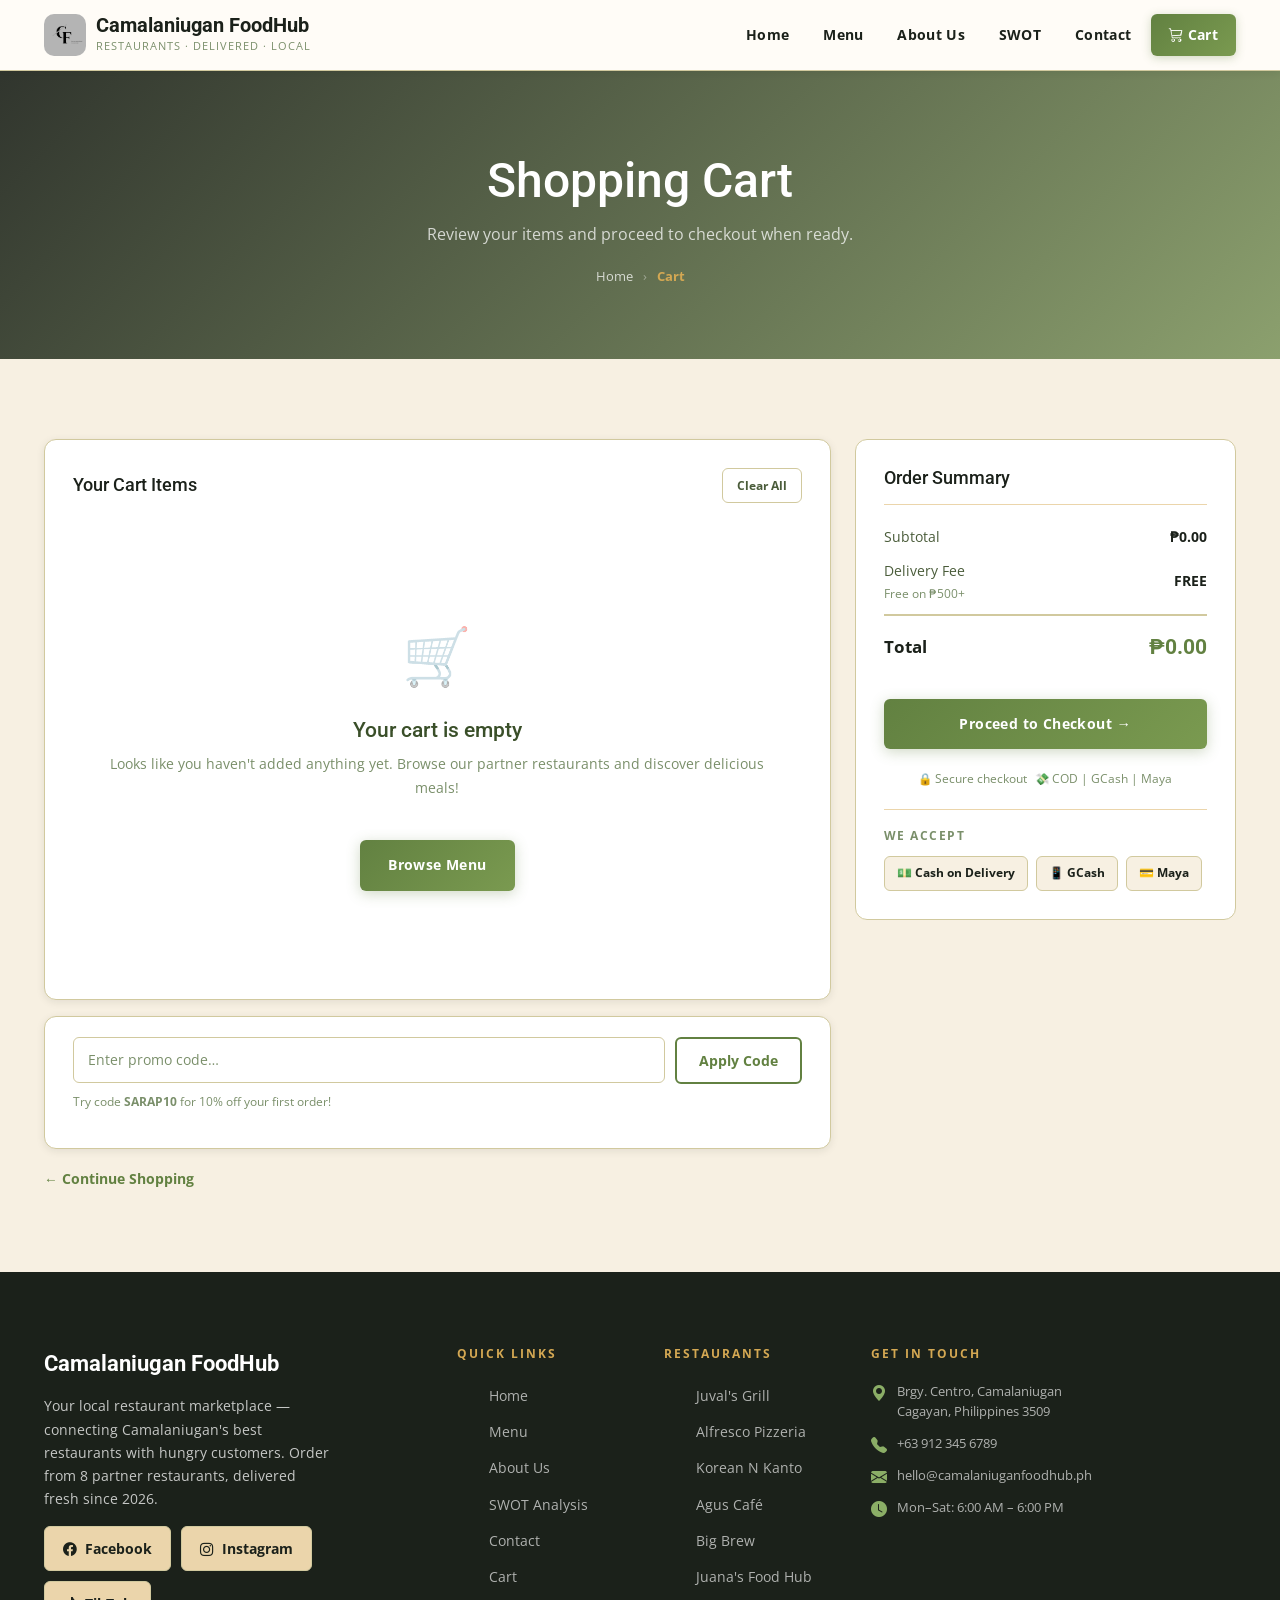
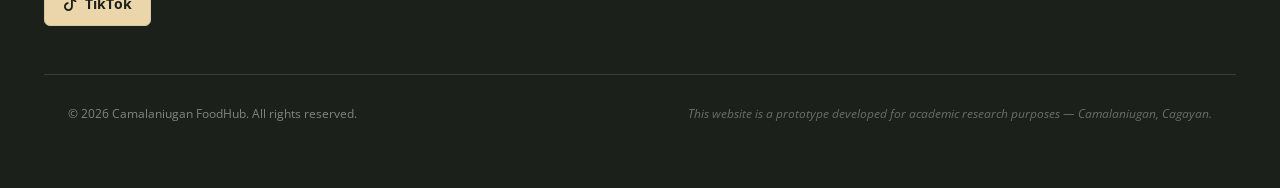
<file: cart.html>
<!DOCTYPE html>
<html lang="en">
<head>
  <meta charset="UTF-8">
  <meta name="viewport" content="width=device-width, initial-scale=1.0">
  <title>Shopping Cart — Camalaniugan FoodHub</title>
  <link rel="stylesheet" href="https://cdn.jsdelivr.net/npm/bootstrap@5.3.3/dist/css/bootstrap.min.css">
  <link rel="stylesheet" href="css/style.css">
</head>
<body>

<!-- ── NAVBAR ── -->
<nav class="navbar-custom">
  <div class="nav-inner">
    <a href="index.html" class="brand-logo">
      <img src="images/CF.png" alt="CF" class="logo-icon">
      <div>
        <div class="brand-name">Camalaniugan FoodHub</div>
        <div class="brand-tagline">Restaurants · Delivered · Local</div>
      </div>
    </a>
    <div class="nav-links">
      <a href="index.html">Home</a>
      <a href="products.html">Menu</a>
      <a href="about.html">About Us</a>
      <a href="swot.html">SWOT</a>
      <a href="contact.html">Contact</a>
      <a href="cart.html" class="cart-btn active">
        <i class="bi bi-cart3"></i> Cart
        <span class="cart-count" style="display:none">0</span>
      </a>
    </div>
    <button class="hamburger" id="hamburger-btn" aria-label="Toggle menu">
      <span></span><span></span><span></span>
    </button>
  </div>
  <div class="mobile-menu" id="mobile-menu">
    <a href="index.html"><i class="bi bi-house-fill"></i> Home</a>
    <a href="products.html"><i class="bi bi-grid-fill"></i> Menu</a>
    <a href="about.html"><i class="bi bi-book-fill"></i> About Us</a>
    <a href="swot.html"><i class="bi bi-bar-chart-fill"></i> SWOT</a>
    <a href="contact.html"><i class="bi bi-telephone-fill"></i> Contact</a>
    <a href="cart.html" class="active"><i class="bi bi-cart3"></i> Cart <span class="cart-count" style="display:none">0</span></a>
  </div>
</nav>

<!-- ── PAGE HERO ── -->
<section class="page-hero">
  <h1>Shopping Cart</h1>
  <p>Review your items and proceed to checkout when ready.</p>
  <div class="breadcrumb-custom">
    <a href="index.html">Home</a>
    <span class="sep">›</span>
    <span class="current">Cart</span>
  </div>
</section>

<!-- ── CART CONTENT ── -->
<section class="section-padding bg-cream">
  <div class="container-xl">
    <div class="row g-4 align-items-start">

      <!-- Cart Items -->
      <div class="col-lg-8">
        <div style="background:var(--white);border-radius:var(--radius-md);padding:28px;border:1px solid var(--border);box-shadow:var(--shadow-sm);">
          <div class="d-flex align-items-center justify-content-between mb-4">
            <h4 style="font-size:1.1rem;margin:0;">Your Cart Items</h4>
            <button onclick="clearAllCart()" class="btn-outline-muted" style="font-size:0.78rem;padding:6px 14px;">
              Clear All
            </button>
          </div>
          <div id="cart-items-wrap">
            <!-- Populated by cart.js renderCartPage() -->
          </div>
        </div>

        <!-- Promo code row -->
        <div style="background:var(--white);border-radius:var(--radius-md);padding:20px 28px;margin-top:16px;border:1px solid var(--border);box-shadow:var(--shadow-sm);">
          <div style="display:flex;align-items:center;gap:10px;flex-wrap:wrap;">
            <input type="text" id="promo-input" placeholder="Enter promo code…" class="form-input-custom" style="flex:1;min-width:180px;padding:10px 14px;">
            <button onclick="applyPromo()" class="btn-secondary-custom" style="padding:10px 22px;font-size:0.85rem;">Apply Code</button>
          </div>
          <p style="font-size:0.75rem;color:var(--text-muted);margin-top:8px;">Try code <strong>SARAP10</strong> for 10% off your first order!</p>
        </div>

        <div class="mt-3">
          <a href="products.html" style="display:inline-flex;align-items:center;gap:6px;font-size:0.85rem;font-weight:700;color:var(--primary);">
            ← Continue Shopping
          </a>
        </div>
      </div>

      <!-- Order Summary -->
      <div class="col-lg-4">
        <div class="order-summary-box">
          <h3>Order Summary</h3>

          <div class="summary-row">
            <span>Subtotal</span>
            <strong id="summary-subtotal">₱0.00</strong>
          </div>
          <div class="summary-row">
            <span>Delivery Fee
              <span style="font-size:0.72rem;color:var(--text-muted);display:block;">Free on ₱500+</span>
            </span>
            <strong id="summary-shipping">₱50.00</strong>
          </div>
          <div class="summary-row" id="discount-row" style="display:none">
            <span style="color:#27AE60;">Promo Discount</span>
            <strong id="discount-val" style="color:#27AE60;">-₱0.00</strong>
          </div>

          <div class="summary-row summary-total">
            <span>Total</span>
            <span class="amount" id="summary-total">₱0.00</span>
          </div>

          <a href="checkout.html" class="btn-primary-custom w-100 mt-4 justify-content-center" style="text-align:center;">
            Proceed to Checkout →
          </a>

          <div style="display:flex;gap:8px;justify-content:center;margin-top:20px;flex-wrap:wrap;">
            <span style="font-size:0.72rem;color:var(--text-muted);">🔒 Secure checkout</span>
            <span style="font-size:0.72rem;color:var(--text-muted);">💸 COD | GCash | Maya</span>
          </div>

          <div style="border-top:1px solid var(--cream-dark);margin-top:20px;padding-top:16px;">
            <div style="font-size:0.75rem;font-weight:700;letter-spacing:1.5px;text-transform:uppercase;color:var(--text-muted);margin-bottom:10px;">We Accept</div>
            <div style="display:flex;gap:8px;flex-wrap:wrap;">
              <span style="background:var(--cream);border:1px solid var(--border);border-radius:6px;padding:6px 12px;font-size:0.75rem;font-weight:700;color:var(--text);">💵 Cash on Delivery</span>
              <span style="background:var(--cream);border:1px solid var(--border);border-radius:6px;padding:6px 12px;font-size:0.75rem;font-weight:700;color:var(--text);">📱 GCash</span>
              <span style="background:var(--cream);border:1px solid var(--border);border-radius:6px;padding:6px 12px;font-size:0.75rem;font-weight:700;color:var(--text);">💳 Maya</span>
            </div>
          </div>
        </div>
      </div>

    </div>
  </div>
</section>

<!-- ── FOOTER ── -->
<footer class="footer-main">
  <div class="container-xl">
    <div class="row g-5">
      <div class="col-lg-4">
        <div class="footer-brand">
          <div class="brand-name-footer">Camalaniugan FoodHub</div>
          <p>Your local restaurant marketplace — connecting Camalaniugan's best restaurants with hungry customers. Order from 8 partner restaurants, delivered fresh since 2026.</p>
          <div class="social-links mt-3">
            <a href="#" class="social-link"><i class="bi bi-facebook"></i> Facebook</a>
            <a href="#" class="social-link"><i class="bi bi-instagram"></i> Instagram</a>
            <a href="#" class="social-link"><i class="bi bi-tiktok"></i> TikTok</a>
          </div>
        </div>
      </div>
      <div class="col-6 col-lg-2">
        <div class="footer-heading">Quick Links</div>
        <ul class="footer-links">
          <li><a href="index.html">Home</a></li>
          <li><a href="products.html">Menu</a></li>
          <li><a href="about.html">About Us</a></li>
          <li><a href="swot.html">SWOT Analysis</a></li>
          <li><a href="contact.html">Contact</a></li>
          <li><a href="cart.html">Cart</a></li>
        </ul>
      </div>
      <div class="col-6 col-lg-2">
        <div class="footer-heading">Restaurants</div>
        <ul class="footer-links">
          <li><a href="products.html?restaurant=juvals">Juval's Grill</a></li>
          <li><a href="products.html?restaurant=alfresco">Alfresco Pizzeria</a></li>
          <li><a href="products.html?restaurant=korean-kanto">Korean N Kanto</a></li>
          <li><a href="products.html?restaurant=agus-cafe">Agus Café</a></li>
          <li><a href="products.html?restaurant=big-brew">Big Brew</a></li>
          <li><a href="products.html?restaurant=juanas">Juana's Food Hub</a></li>
        </ul>
      </div>
      <div class="col-lg-4">
        <div class="footer-heading">Get in Touch</div>
        <div class="footer-contact-item">
          <span class="icon"><i class="bi bi-geo-alt-fill"></i></span>
          <span>Brgy. Centro, Camalaniugan<br>Cagayan, Philippines 3509</span>
        </div>
        <div class="footer-contact-item">
          <span class="icon"><i class="bi bi-telephone-fill"></i></span>
          <span>+63 912 345 6789</span>
        </div>
        <div class="footer-contact-item">
          <span class="icon"><i class="bi bi-envelope-fill"></i></span>
          <span>hello@camalaniuganfoodhub.ph</span>
        </div>
        <div class="footer-contact-item">
          <span class="icon"><i class="bi bi-clock-fill"></i></span>
          <span>Mon&ndash;Sat: 6:00 AM &ndash; 6:00 PM</span>
        </div>
      </div>
    </div>
    <div class="footer-bottom-inner" style="border-top:1px solid rgba(255,255,255,0.12);margin-top:48px;padding-top:28px;">
      <p>&copy; 2026 Camalaniugan FoodHub. All rights reserved.</p>
      <p class="academic-note">This website is a prototype developed for academic research purposes &mdash; Camalaniugan, Cagayan.</p>
    </div>
  </div>
</footer>

<div id="toast-container"></div>
<script src="https://cdn.jsdelivr.net/npm/bootstrap@5.3.3/dist/js/bootstrap.bundle.min.js"></script>
<script src="js/cart.js"></script>
<script>
  function clearAllCart() {
    if (Cart.get().length === 0) return;
    Cart.clear();
    renderCartPage();
    showToast('Cart cleared.', '🗑️');
  }

  function applyPromo() {
    const code = document.getElementById('promo-input').value.trim().toUpperCase();
    if (code === 'SARAP10') {
      const subtotal = Cart.total();
      const discount = subtotal * 0.1;
      const discRow  = document.getElementById('discount-row');
      const discVal  = document.getElementById('discount-val');
      if (discRow) discRow.style.display = 'flex';
      if (discVal) discVal.textContent = '-' + formatCurrency(discount);
      const shipping = subtotal >= 500 ? 0 : 50;
      document.getElementById('summary-total').textContent = formatCurrency(subtotal - discount + shipping);
      showToast('Promo code applied! 10% off.', '🎉');
    } else {
      showToast('Invalid promo code.', '❌');
    }
  }
</script>
</body>
</html>
</file>
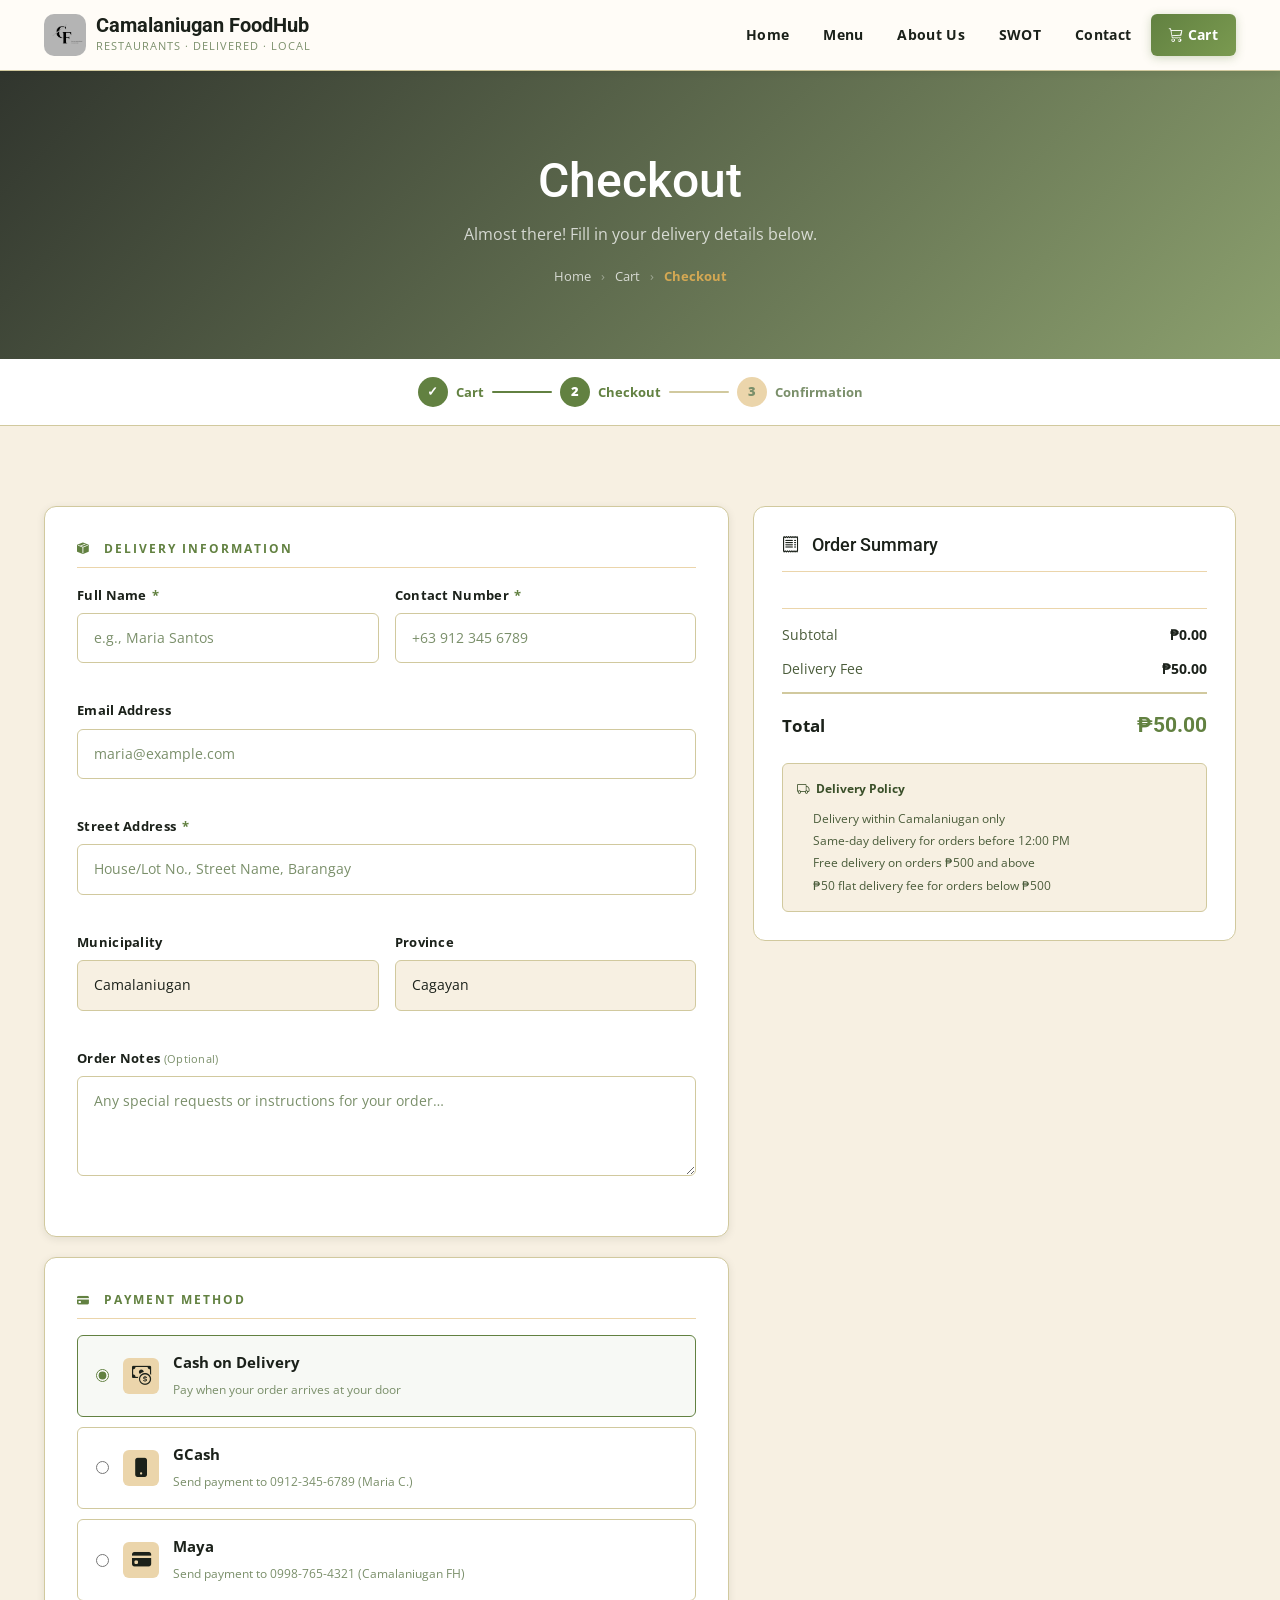
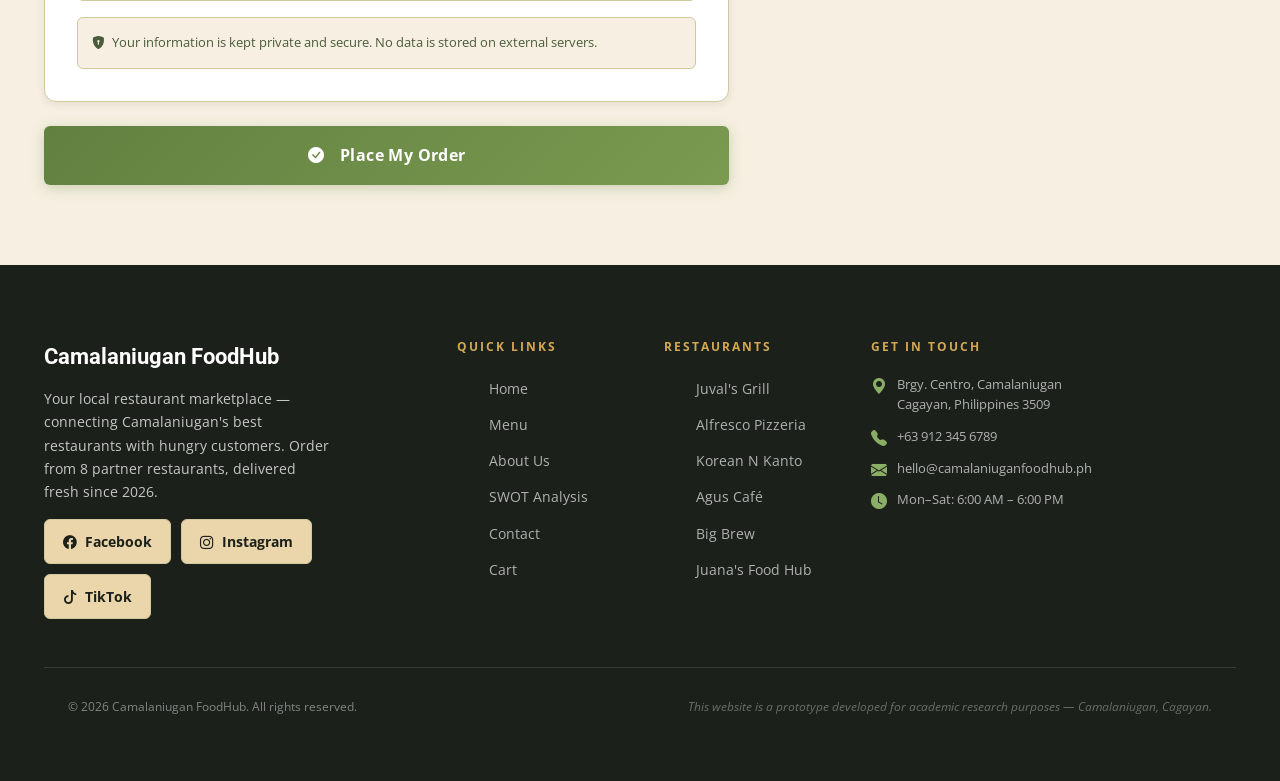
<file: checkout.html>
<!DOCTYPE html>
<html lang="en">
<head>
  <meta charset="UTF-8">
  <meta name="viewport" content="width=device-width, initial-scale=1.0">
  <title>Checkout — Camalaniugan FoodHub</title>
  <link rel="stylesheet" href="https://cdn.jsdelivr.net/npm/bootstrap@5.3.3/dist/css/bootstrap.min.css">
  <link rel="stylesheet" href="css/style.css">
</head>
<body>

<!-- ── NAVBAR ── -->
<nav class="navbar-custom">
  <div class="nav-inner">
    <a href="index.html" class="brand-logo">
      <img src="images/CF.png" alt="CF" class="logo-icon">
      <div>
        <div class="brand-name">Camalaniugan FoodHub</div>
        <div class="brand-tagline">Restaurants · Delivered · Local</div>
      </div>
    </a>
    <div class="nav-links">
      <a href="index.html">Home</a>
      <a href="products.html">Menu</a>
      <a href="about.html">About Us</a>
      <a href="swot.html">SWOT</a>
      <a href="contact.html">Contact</a>
      <a href="cart.html" class="cart-btn">
        <i class="bi bi-cart3"></i> Cart
        <span class="cart-count" style="display:none">0</span>
      </a>
    </div>
    <button class="hamburger" id="hamburger-btn" aria-label="Toggle menu">
      <span></span><span></span><span></span>
    </button>
  </div>
  <div class="mobile-menu" id="mobile-menu">
    <a href="index.html"><i class="bi bi-house-fill"></i> Home</a>
    <a href="products.html"><i class="bi bi-grid-fill"></i> Menu</a>
    <a href="about.html"><i class="bi bi-book-fill"></i> About Us</a>
    <a href="swot.html"><i class="bi bi-bar-chart-fill"></i> SWOT</a>
    <a href="contact.html"><i class="bi bi-telephone-fill"></i> Contact</a>
    <a href="cart.html"><i class="bi bi-cart3"></i> Cart <span class="cart-count" style="display:none">0</span></a>
  </div>
</nav>

<!-- ── PAGE HERO ── -->
<section class="page-hero">
  <h1>Checkout</h1>
  <p>Almost there! Fill in your delivery details below.</p>
  <div class="breadcrumb-custom">
    <a href="index.html">Home</a>
    <span class="sep">›</span>
    <a href="cart.html">Cart</a>
    <span class="sep">›</span>
    <span class="current">Checkout</span>
  </div>
</section>

<!-- ── PROGRESS STEPS ── -->
<div style="background:var(--white);border-bottom:1px solid var(--border);padding:18px 0;">
  <div class="container-xl">
    <div style="display:flex;align-items:center;justify-content:center;gap:0;">
      <div style="display:flex;align-items:center;gap:8px;">
        <div style="width:30px;height:30px;border-radius:50%;background:var(--primary);color:#fff;display:flex;align-items:center;justify-content:center;font-size:0.8rem;font-weight:800;">✓</div>
        <span style="font-size:0.82rem;font-weight:700;color:var(--primary);">Cart</span>
      </div>
      <div style="width:60px;height:2px;background:var(--primary);margin:0 8px;border-radius:1px;"></div>
      <div style="display:flex;align-items:center;gap:8px;">
        <div style="width:30px;height:30px;border-radius:50%;background:var(--primary);color:#fff;display:flex;align-items:center;justify-content:center;font-size:0.8rem;font-weight:800;">2</div>
        <span style="font-size:0.82rem;font-weight:700;color:var(--primary);">Checkout</span>
      </div>
      <div style="width:60px;height:2px;background:var(--border);margin:0 8px;border-radius:1px;"></div>
      <div style="display:flex;align-items:center;gap:8px;">
        <div style="width:30px;height:30px;border-radius:50%;background:var(--cream-dark);color:var(--text-muted);display:flex;align-items:center;justify-content:center;font-size:0.8rem;font-weight:800;">3</div>
        <span style="font-size:0.82rem;font-weight:700;color:var(--text-muted);">Confirmation</span>
      </div>
    </div>
  </div>
</div>

<!-- ── CHECKOUT CONTENT ── -->
<section class="section-padding bg-cream">
  <div class="container-xl">
    <div class="row g-4 align-items-start">

      <!-- Checkout Form -->
      <div class="col-lg-7">
        <form id="checkout-form" novalidate>

          <!-- Delivery Information -->
          <div style="background:var(--white);border-radius:var(--radius-md);padding:32px;margin-bottom:20px;border:1px solid var(--border);box-shadow:var(--shadow-sm);">
            <div class="form-section-title"><i class="bi bi-box-seam-fill me-2"></i> Delivery Information</div>

            <div class="row g-3">
              <div class="col-sm-6">
                <div class="form-group-custom">
                  <label for="fullname">Full Name <span class="required">*</span></label>
                  <input type="text" id="fullname" name="fullname" class="form-input-custom" placeholder="e.g., Maria Santos" required>
                </div>
              </div>
              <div class="col-sm-6">
                <div class="form-group-custom">
                  <label for="phone">Contact Number <span class="required">*</span></label>
                  <input type="tel" id="phone" name="phone" class="form-input-custom" placeholder="+63 912 345 6789" required>
                </div>
              </div>
              <div class="col-12">
                <div class="form-group-custom">
                  <label for="email">Email Address</label>
                  <input type="email" id="email" name="email" class="form-input-custom" placeholder="maria@example.com">
                </div>
              </div>
              <div class="col-12">
                <div class="form-group-custom">
                  <label for="address">Street Address <span class="required">*</span></label>
                  <input type="text" id="address" name="address" class="form-input-custom" placeholder="House/Lot No., Street Name, Barangay" required>
                </div>
              </div>
              <div class="col-sm-6">
                <div class="form-group-custom">
                  <label for="municipality">Municipality</label>
                  <input type="text" id="municipality" name="municipality" class="form-input-custom" value="Camalaniugan" readonly>
                </div>
              </div>
              <div class="col-sm-6">
                <div class="form-group-custom">
                  <label for="province">Province</label>
                  <input type="text" id="province" name="province" class="form-input-custom" value="Cagayan" readonly>
                </div>
              </div>
              <div class="col-12">
                <div class="form-group-custom">
                  <label for="notes">Order Notes <small style="font-weight:400;color:var(--text-muted)">(Optional)</small></label>
                  <textarea id="notes" name="notes" class="form-input-custom" placeholder="Any special requests or instructions for your order…"></textarea>
                </div>
              </div>
            </div>
          </div>

          <!-- Payment Method -->
          <div style="background:var(--white);border-radius:var(--radius-md);padding:32px;border:1px solid var(--border);box-shadow:var(--shadow-sm);">
            <div class="form-section-title"><i class="bi bi-credit-card-fill me-2"></i> Payment Method</div>

            <label class="payment-option selected" for="pay-cod">
              <input type="radio" id="pay-cod" name="payment" value="cod" checked>
              <div class="pay-icon"><i class="bi bi-cash-coin"></i></div>
              <div class="pay-details">
                <strong>Cash on Delivery</strong>
                <span>Pay when your order arrives at your door</span>
              </div>
            </label>

            <label class="payment-option" for="pay-gcash">
              <input type="radio" id="pay-gcash" name="payment" value="gcash">
              <div class="pay-icon"><i class="bi bi-phone-fill"></i></div>
              <div class="pay-details">
                <strong>GCash</strong>
                <span>Send payment to 0912-345-6789 (Maria C.)</span>
              </div>
            </label>

            <label class="payment-option" for="pay-maya">
              <input type="radio" id="pay-maya" name="payment" value="maya">
              <div class="pay-icon"><i class="bi bi-credit-card-fill"></i></div>
              <div class="pay-details">
                <strong>Maya</strong>
                <span>Send payment to 0998-765-4321 (Camalaniugan FH)</span>
              </div>
            </label>

            <div style="margin-top:16px;padding:14px;background:var(--cream);border-radius:var(--radius-sm);border:1px solid var(--border);font-size:0.8rem;color:var(--text-light);">
              <i class="bi bi-shield-lock-fill me-1"></i> Your information is kept private and secure. No data is stored on external servers.
            </div>
          </div>

          <button type="submit" class="btn-primary-custom w-100 mt-4 justify-content-center" style="padding:16px;font-size:1rem;">
            <i class="bi bi-check-circle-fill me-2"></i> Place My Order
          </button>
        </form>
      </div>

      <!-- Order Summary -->
      <div class="col-lg-5">
        <div class="order-summary-box">
          <h3><i class="bi bi-receipt me-2"></i> Order Summary</h3>

          <table style="width:100%;margin-bottom:16px;">
            <tbody id="checkout-items">
              <!-- Populated by cart.js -->
            </tbody>
          </table>

          <div style="border-top:1px solid var(--cream-dark);padding-top:14px;">
            <div class="summary-row">
              <span>Subtotal</span>
              <strong id="checkout-sub">₱0.00</strong>
            </div>
            <div class="summary-row">
              <span>Delivery Fee</span>
              <strong id="checkout-ship">₱50.00</strong>
            </div>
            <div class="summary-row summary-total">
              <span>Total</span>
              <span class="amount" id="checkout-total">₱0.00</span>
            </div>
          </div>

          <div style="margin-top:20px;padding:14px;background:var(--cream);border-radius:var(--radius-sm);border:1px solid var(--border);">
            <div style="font-size:0.78rem;font-weight:700;color:var(--brown-mid);margin-bottom:8px;"><i class="bi bi-truck me-1"></i> Delivery Policy</div>
            <ul style="padding-left:16px;font-size:0.78rem;color:var(--text-light);line-height:1.8;margin:0;">
              <li>Delivery within Camalaniugan only</li>
              <li>Same-day delivery for orders before 12:00 PM</li>
              <li>Free delivery on orders ₱500 and above</li>
              <li>₱50 flat delivery fee for orders below ₱500</li>
            </ul>
          </div>
        </div>
      </div>

    </div>
  </div>
</section>

<!-- ── FOOTER ── -->
<footer class="footer-main">
  <div class="container-xl">
    <div class="row g-5">
      <div class="col-lg-4">
        <div class="footer-brand">
          <div class="brand-name-footer">Camalaniugan FoodHub</div>
          <p>Your local restaurant marketplace — connecting Camalaniugan's best restaurants with hungry customers. Order from 8 partner restaurants, delivered fresh since 2026.</p>
          <div class="social-links mt-3">
            <a href="#" class="social-link"><i class="bi bi-facebook"></i> Facebook</a>
            <a href="#" class="social-link"><i class="bi bi-instagram"></i> Instagram</a>
            <a href="#" class="social-link"><i class="bi bi-tiktok"></i> TikTok</a>
          </div>
        </div>
      </div>
      <div class="col-6 col-lg-2">
        <div class="footer-heading">Quick Links</div>
        <ul class="footer-links">
          <li><a href="index.html">Home</a></li>
          <li><a href="products.html">Menu</a></li>
          <li><a href="about.html">About Us</a></li>
          <li><a href="swot.html">SWOT Analysis</a></li>
          <li><a href="contact.html">Contact</a></li>
          <li><a href="cart.html">Cart</a></li>
        </ul>
      </div>
      <div class="col-6 col-lg-2">
        <div class="footer-heading">Restaurants</div>
        <ul class="footer-links">
          <li><a href="products.html?restaurant=juvals">Juval's Grill</a></li>
          <li><a href="products.html?restaurant=alfresco">Alfresco Pizzeria</a></li>
          <li><a href="products.html?restaurant=korean-kanto">Korean N Kanto</a></li>
          <li><a href="products.html?restaurant=agus-cafe">Agus Café</a></li>
          <li><a href="products.html?restaurant=big-brew">Big Brew</a></li>
          <li><a href="products.html?restaurant=juanas">Juana's Food Hub</a></li>
        </ul>
      </div>
      <div class="col-lg-4">
        <div class="footer-heading">Get in Touch</div>
        <div class="footer-contact-item">
          <span class="icon"><i class="bi bi-geo-alt-fill"></i></span>
          <span>Brgy. Centro, Camalaniugan<br>Cagayan, Philippines 3509</span>
        </div>
        <div class="footer-contact-item">
          <span class="icon"><i class="bi bi-telephone-fill"></i></span>
          <span>+63 912 345 6789</span>
        </div>
        <div class="footer-contact-item">
          <span class="icon"><i class="bi bi-envelope-fill"></i></span>
          <span>hello@camalaniuganfoodhub.ph</span>
        </div>
        <div class="footer-contact-item">
          <span class="icon"><i class="bi bi-clock-fill"></i></span>
          <span>Mon&ndash;Sat: 6:00 AM &ndash; 6:00 PM</span>
        </div>
      </div>
    </div>
    <div class="footer-bottom-inner" style="border-top:1px solid rgba(255,255,255,0.12);margin-top:48px;padding-top:28px;">
      <p>&copy; 2026 Camalaniugan FoodHub. All rights reserved.</p>
      <p class="academic-note">This website is a prototype developed for academic research purposes &mdash; Camalaniugan, Cagayan.</p>
    </div>
  </div>
</footer>

<div id="toast-container"></div>
<script src="https://cdn.jsdelivr.net/npm/bootstrap@5.3.3/dist/js/bootstrap.bundle.min.js"></script>
<script src="js/cart.js"></script>
</body>
</html>
</file>
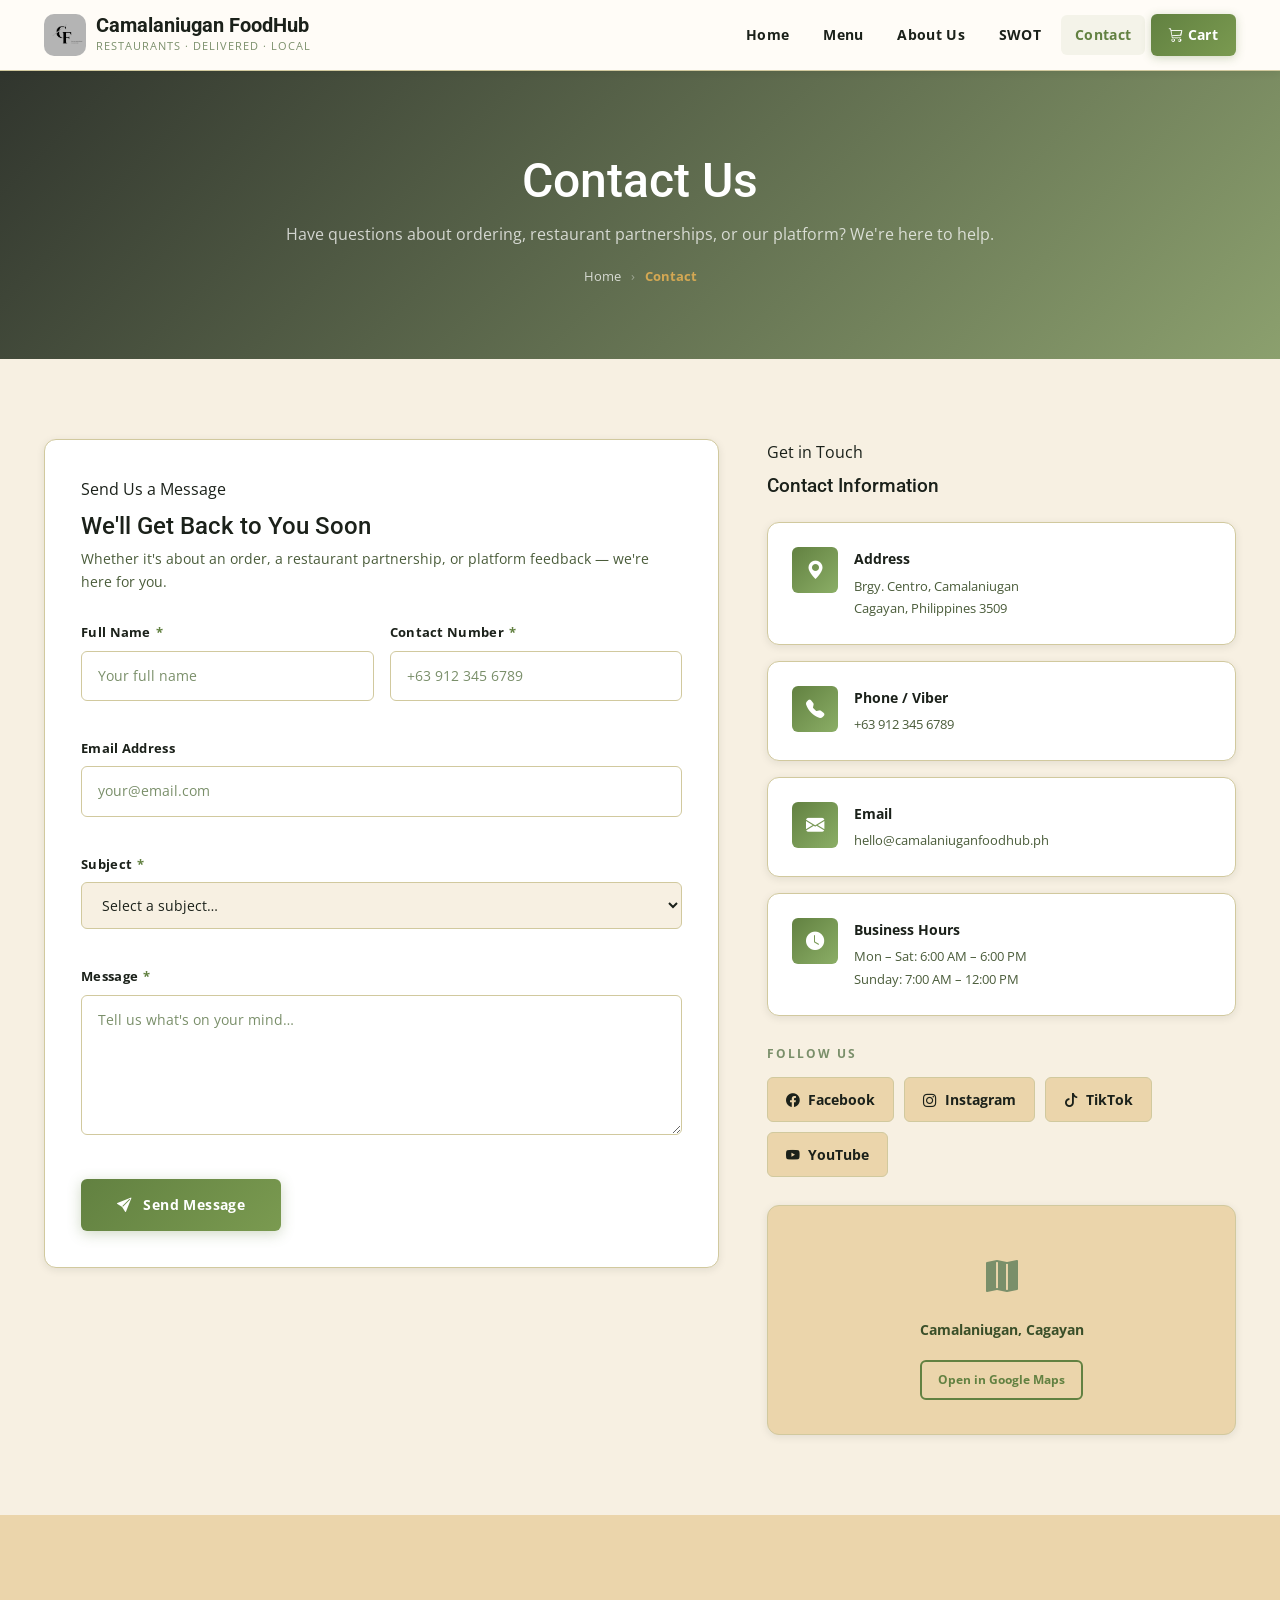
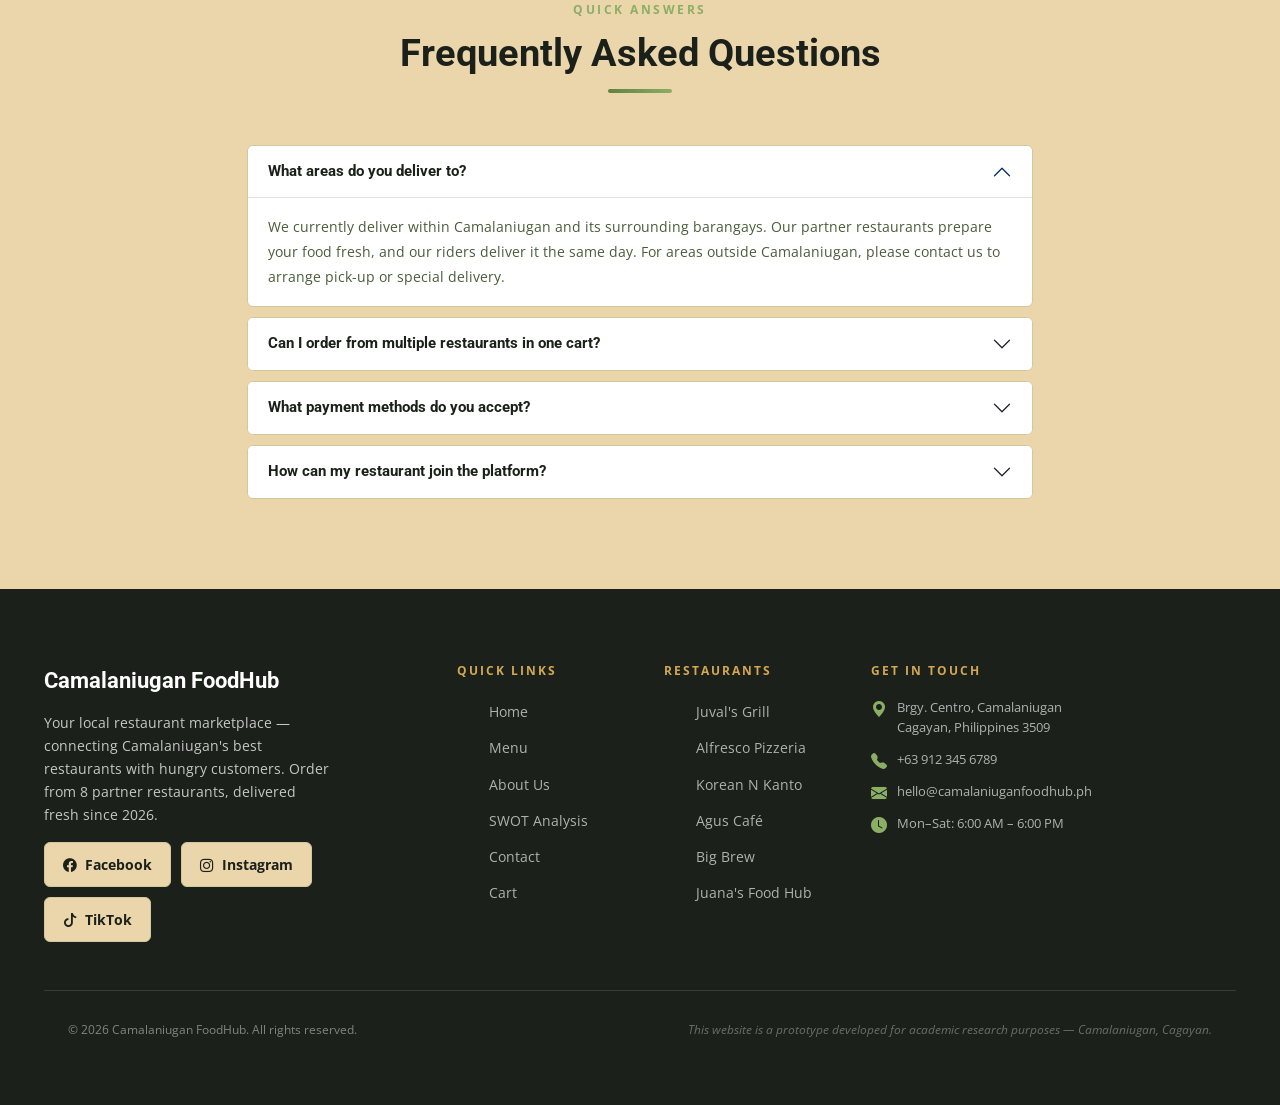
<file: contact.html>
<!DOCTYPE html>
<html lang="en">
<head>
  <meta charset="UTF-8">
  <meta name="viewport" content="width=device-width, initial-scale=1.0">
  <title>Contact Us — Camalaniugan FoodHub</title>
  <meta name="description" content="Get in touch with Camalaniugan FoodHub. Send us a message, find us on the map, or follow us on social media.">
  <link rel="stylesheet" href="https://cdn.jsdelivr.net/npm/bootstrap@5.3.3/dist/css/bootstrap.min.css">
  <link rel="stylesheet" href="css/style.css">
</head>
<body>

<!-- ── NAVBAR ── -->
<nav class="navbar-custom">
  <div class="nav-inner">
    <a href="index.html" class="brand-logo">
      <img src="images/CF.png" alt="CF" class="logo-icon">
      <div>
        <div class="brand-name">Camalaniugan FoodHub</div>
        <div class="brand-tagline">Restaurants · Delivered · Local</div>
      </div>
    </a>
    <div class="nav-links">
      <a href="index.html">Home</a>
      <a href="products.html">Menu</a>
      <a href="about.html">About Us</a>
      <a href="swot.html">SWOT</a>
      <a href="contact.html" class="active">Contact</a>
      <a href="cart.html" class="cart-btn">
        <i class="bi bi-cart3"></i> Cart
        <span class="cart-count" style="display:none">0</span>
      </a>
    </div>
    <button class="hamburger" id="hamburger-btn" aria-label="Toggle menu">
      <span></span><span></span><span></span>
    </button>
  </div>
  <div class="mobile-menu" id="mobile-menu">
    <a href="index.html"><i class="bi bi-house-fill"></i> Home</a>
    <a href="products.html"><i class="bi bi-grid-fill"></i> Menu</a>
    <a href="about.html"><i class="bi bi-book-fill"></i> About Us</a>
    <a href="swot.html"><i class="bi bi-bar-chart-fill"></i> SWOT</a>
    <a href="contact.html" class="active"><i class="bi bi-telephone-fill"></i> Contact</a>
    <a href="cart.html"><i class="bi bi-cart3"></i> Cart <span class="cart-count" style="display:none">0</span></a>
  </div>
</nav>

<!-- ── PAGE HERO ── -->
<section class="page-hero">
  <h1>Contact Us</h1>
  <p>Have questions about ordering, restaurant partnerships, or our platform? We're here to help.</p>
  <div class="breadcrumb-custom">
    <a href="index.html">Home</a>
    <span class="sep">›</span>
    <span class="current">Contact</span>
  </div>
</section>

<!-- ── MAIN CONTENT ── -->
<section class="section-padding bg-cream">
  <div class="container-xl">
    <div class="row g-5 align-items-start">

      <!-- Contact Form -->
      <div class="col-lg-7">
        <div style="background:var(--white);border-radius:var(--radius-md);padding:36px;border:1px solid var(--border);box-shadow:var(--shadow-sm);">
          <div class="tag" style="margin-bottom:8px;">Send Us a Message</div>
          <h2 style="font-size:1.5rem;margin-bottom:6px;">We'll Get Back to You Soon</h2>
          <p style="font-size:0.85rem;color:var(--text-light);margin-bottom:28px;">
            Whether it's about an order, a restaurant partnership, or platform feedback — we're here for you.
          </p>

          <form id="contact-form" novalidate>
            <div class="row g-3">
              <div class="col-sm-6">
                <div class="form-group-custom">
                  <label for="con-name">Full Name <span class="required">*</span></label>
                  <input type="text" id="con-name" name="name" class="form-input-custom" placeholder="Your full name" required>
                </div>
              </div>
              <div class="col-sm-6">
                <div class="form-group-custom">
                  <label for="con-phone">Contact Number <span class="required">*</span></label>
                  <input type="tel" id="con-phone" name="phone" class="form-input-custom" placeholder="+63 912 345 6789" required>
                </div>
              </div>
              <div class="col-12">
                <div class="form-group-custom">
                  <label for="con-email">Email Address</label>
                  <input type="email" id="con-email" name="email" class="form-input-custom" placeholder="your@email.com">
                </div>
              </div>
              <div class="col-12">
                <div class="form-group-custom">
                  <label for="con-subject">Subject <span class="required">*</span></label>
                  <select id="con-subject" name="subject" class="form-input-custom" required>
                    <option value="" disabled selected>Select a subject…</option>
                    <option value="order">Order Support</option>
                    <option value="feedback">Customer Feedback</option>
                    <option value="partnership">Restaurant Partnership</option>
                    <option value="inquiry">General Inquiry</option>
                    <option value="training">Training &amp; Development Program</option>
                    <option value="other">Other</option>
                  </select>
                </div>
              </div>
              <div class="col-12">
                <div class="form-group-custom">
                  <label for="con-message">Message <span class="required">*</span></label>
                  <textarea id="con-message" name="message" class="form-input-custom"
                    style="min-height:140px;" placeholder="Tell us what's on your mind…" required></textarea>
                </div>
              </div>
            </div>

            <button type="submit" class="btn-primary-custom mt-3" style="padding:14px 36px;">
              <i class="bi bi-send-fill me-1"></i> Send Message
            </button>
          </form>
        </div>
      </div>

      <!-- Contact Info Sidebar -->
      <div class="col-lg-5">
        <div class="tag" style="margin-bottom:8px;">Get in Touch</div>
        <h3 style="font-size:1.2rem;margin-bottom:24px;">Contact Information</h3>

        <div class="contact-info-card">
          <div class="ci-icon"><i class="bi bi-geo-alt-fill"></i></div>
          <div>
            <strong>Address</strong>
            <p>Brgy. Centro, Camalaniugan<br>Cagayan, Philippines 3509</p>
          </div>
        </div>

        <div class="contact-info-card">
          <div class="ci-icon"><i class="bi bi-telephone-fill"></i></div>
          <div>
            <strong>Phone / Viber</strong>
            <p>+63 912 345 6789</p>
          </div>
        </div>

        <div class="contact-info-card">
          <div class="ci-icon"><i class="bi bi-envelope-fill"></i></div>
          <div>
            <strong>Email</strong>
            <p>hello@camalaniuganfoodhub.ph</p>
          </div>
        </div>

        <div class="contact-info-card">
          <div class="ci-icon"><i class="bi bi-clock-fill"></i></div>
          <div>
            <strong>Business Hours</strong>
            <p>Mon – Sat: 6:00 AM – 6:00 PM<br>Sunday: 7:00 AM – 12:00 PM</p>
          </div>
        </div>

        <!-- Social Media Links -->
        <div style="margin-top:28px;">
          <div style="font-size:0.72rem;font-weight:700;letter-spacing:2px;text-transform:uppercase;color:var(--text-muted);margin-bottom:14px;">Follow Us</div>
          <div class="social-links">
            <a href="#" class="social-link"><i class="bi bi-facebook"></i> Facebook</a>
            <a href="#" class="social-link"><i class="bi bi-instagram"></i> Instagram</a>
            <a href="#" class="social-link"><i class="bi bi-tiktok"></i> TikTok</a>
            <a href="#" class="social-link"><i class="bi bi-youtube"></i> YouTube</a>
          </div>
        </div>

        <!-- Map Placeholder -->
        <div style="margin-top:28px;">
          <div class="map-placeholder" style="height:230px;">
            <div class="map-icon"><i class="bi bi-map-fill" style="font-size:2rem;"></i></div>
            <strong style="color:var(--brown-mid);font-size:0.88rem;">Camalaniugan, Cagayan</strong>
            <a href="https://maps.google.com/?q=Camalaniugan,Cagayan,Philippines"
              target="_blank" class="btn-secondary-custom" style="font-size:0.78rem;padding:7px 16px;margin-top:6px;">
              Open in Google Maps
            </a>
          </div>
        </div>
      </div>

    </div>
  </div>
</section>

<!-- ── FAQ SECTION ── -->
<section class="section-padding bg-cream-dark">
  <div class="container-xl">
    <div class="section-header text-center">
      <div class="tag">Quick Answers</div>
      <h2>Frequently Asked Questions</h2>
      <div class="divider divider-center"></div>
    </div>
    <div class="row g-4 justify-content-center">
      <div class="col-lg-8">
        <div class="accordion" id="faqAccordion">

          <div class="accordion-item" style="border:1px solid var(--border);border-radius:var(--radius-sm);margin-bottom:10px;overflow:hidden;">
            <h2 class="accordion-header">
              <button class="accordion-button" type="button" data-bs-toggle="collapse" data-bs-target="#faq1"
                style="font-family:var(--font-heading);font-size:0.95rem;font-weight:700;color:var(--brown-dark);background:var(--white);">
                What areas do you deliver to?
              </button>
            </h2>
            <div id="faq1" class="accordion-collapse collapse show" data-bs-parent="#faqAccordion">
              <div class="accordion-body" style="font-size:0.88rem;color:var(--text-light);line-height:1.8;">
                We currently deliver within Camalaniugan and its surrounding barangays. Our partner
                restaurants prepare your food fresh, and our riders deliver it the same day. For areas
                outside Camalaniugan, please contact us to arrange pick-up or special delivery.
              </div>
            </div>
          </div>

          <div class="accordion-item" style="border:1px solid var(--border);border-radius:var(--radius-sm);margin-bottom:10px;overflow:hidden;">
            <h2 class="accordion-header">
              <button class="accordion-button collapsed" type="button" data-bs-toggle="collapse" data-bs-target="#faq2"
                style="font-family:var(--font-heading);font-size:0.95rem;font-weight:700;color:var(--brown-dark);background:var(--white);">
                Can I order from multiple restaurants in one cart?
              </button>
            </h2>
            <div id="faq2" class="accordion-collapse collapse" data-bs-parent="#faqAccordion">
              <div class="accordion-body" style="font-size:0.88rem;color:var(--text-light);line-height:1.8;">
                Yes! That's one of our key features. You can add items from different partner restaurants
                into a single cart and check out once. We'll coordinate the preparation and delivery
                so everything arrives together.
              </div>
            </div>
          </div>

          <div class="accordion-item" style="border:1px solid var(--border);border-radius:var(--radius-sm);margin-bottom:10px;overflow:hidden;">
            <h2 class="accordion-header">
              <button class="accordion-button collapsed" type="button" data-bs-toggle="collapse" data-bs-target="#faq3"
                style="font-family:var(--font-heading);font-size:0.95rem;font-weight:700;color:var(--brown-dark);background:var(--white);">
                What payment methods do you accept?
              </button>
            </h2>
            <div id="faq3" class="accordion-collapse collapse" data-bs-parent="#faqAccordion">
              <div class="accordion-body" style="font-size:0.88rem;color:var(--text-light);line-height:1.8;">
                We accept Cash on Delivery (COD), GCash, and Maya. For digital payments, please send
                a screenshot of your payment confirmation after placing your order. Payment details
                will be provided during checkout.
              </div>
            </div>
          </div>

          <div class="accordion-item" style="border:1px solid var(--border);border-radius:var(--radius-sm);margin-bottom:10px;overflow:hidden;">
            <h2 class="accordion-header">
              <button class="accordion-button collapsed" type="button" data-bs-toggle="collapse" data-bs-target="#faq4"
                style="font-family:var(--font-heading);font-size:0.95rem;font-weight:700;color:var(--brown-dark);background:var(--white);">
                How can my restaurant join the platform?
              </button>
            </h2>
            <div id="faq4" class="accordion-collapse collapse" data-bs-parent="#faqAccordion">
              <div class="accordion-body" style="font-size:0.88rem;color:var(--text-light);line-height:1.8;">
                We'd love to have you! If you're a local restaurant or food business in Camalaniugan
                or nearby areas, use the contact form above and select "Restaurant Partnership" as the
                subject. Our team will reach out to discuss details, onboarding, and how the platform works.
              </div>
            </div>
          </div>

        </div>
      </div>
    </div>
  </div>
</section>

<!-- ── FOOTER ── -->
<footer class="footer-main">
  <div class="container-xl">
    <div class="row g-5">
      <div class="col-lg-4">
        <div class="footer-brand">
          <div class="brand-name-footer">Camalaniugan FoodHub</div>
          <p>Your local restaurant marketplace — connecting Camalaniugan's best restaurants with hungry customers. Order from 8 partner restaurants, delivered fresh since 2026.</p>
          <div class="social-links mt-3">
            <a href="#" class="social-link"><i class="bi bi-facebook"></i> Facebook</a>
            <a href="#" class="social-link"><i class="bi bi-instagram"></i> Instagram</a>
            <a href="#" class="social-link"><i class="bi bi-tiktok"></i> TikTok</a>
          </div>
        </div>
      </div>
      <div class="col-6 col-lg-2">
        <div class="footer-heading">Quick Links</div>
        <ul class="footer-links">
          <li><a href="index.html">Home</a></li>
          <li><a href="products.html">Menu</a></li>
          <li><a href="about.html">About Us</a></li>
          <li><a href="swot.html">SWOT Analysis</a></li>
          <li><a href="contact.html">Contact</a></li>
          <li><a href="cart.html">Cart</a></li>
        </ul>
      </div>
      <div class="col-6 col-lg-2">
        <div class="footer-heading">Restaurants</div>
        <ul class="footer-links">
          <li><a href="products.html?restaurant=juvals">Juval's Grill</a></li>
          <li><a href="products.html?restaurant=alfresco">Alfresco Pizzeria</a></li>
          <li><a href="products.html?restaurant=korean-kanto">Korean N Kanto</a></li>
          <li><a href="products.html?restaurant=agus-cafe">Agus Café</a></li>
          <li><a href="products.html?restaurant=big-brew">Big Brew</a></li>
          <li><a href="products.html?restaurant=juanas">Juana's Food Hub</a></li>
        </ul>
      </div>
      <div class="col-lg-4">
        <div class="footer-heading">Get in Touch</div>
        <div class="footer-contact-item">
          <span class="icon"><i class="bi bi-geo-alt-fill"></i></span>
          <span>Brgy. Centro, Camalaniugan<br>Cagayan, Philippines 3509</span>
        </div>
        <div class="footer-contact-item">
          <span class="icon"><i class="bi bi-telephone-fill"></i></span>
          <span>+63 912 345 6789</span>
        </div>
        <div class="footer-contact-item">
          <span class="icon"><i class="bi bi-envelope-fill"></i></span>
          <span>hello@camalaniuganfoodhub.ph</span>
        </div>
        <div class="footer-contact-item">
          <span class="icon"><i class="bi bi-clock-fill"></i></span>
          <span>Mon&ndash;Sat: 6:00 AM &ndash; 6:00 PM</span>
        </div>
      </div>
    </div>
    <div class="footer-bottom-inner" style="border-top:1px solid rgba(255,255,255,0.12);margin-top:48px;padding-top:28px;">
      <p>&copy; 2026 Camalaniugan FoodHub. All rights reserved.</p>
      <p class="academic-note">This website is a prototype developed for academic research purposes &mdash; Camalaniugan, Cagayan.</p>
    </div>
  </div>
</footer>

<div id="toast-container"></div>
<script src="https://cdn.jsdelivr.net/npm/bootstrap@5.3.3/dist/js/bootstrap.bundle.min.js"></script>
<script src="js/cart.js"></script>
<script>
  document.getElementById('contact-form').addEventListener('submit', function(e) {
    e.preventDefault();
    const name    = document.getElementById('con-name').value.trim();
    const phone   = document.getElementById('con-phone').value.trim();
    const subject = document.getElementById('con-subject').value;
    const message = document.getElementById('con-message').value.trim();

    if (!name || !phone || !subject || !message) {
      showToast('Please fill in all required fields.', '⚠️');
      return;
    }
    showToast(`Message sent! We'll get back to you soon, ${name.split(' ')[0]}.`, '✅');
    this.reset();
  });
</script>
</body>
</html>
</file>
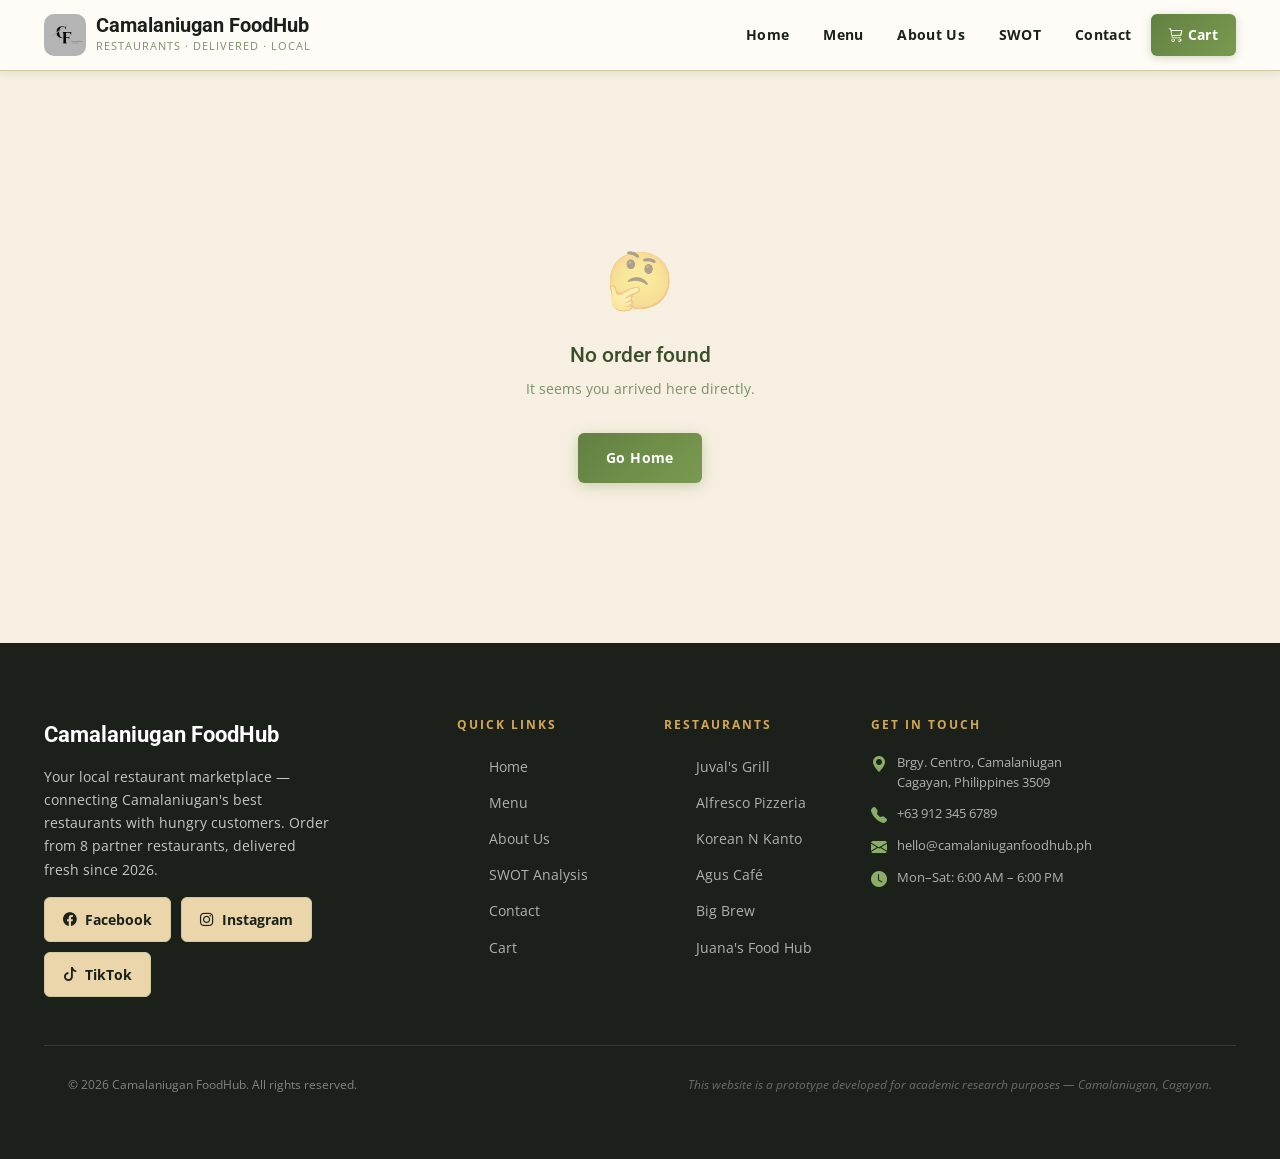
<file: order-confirmation.html>
<!DOCTYPE html>
<html lang="en">
<head>
  <meta charset="UTF-8">
  <meta name="viewport" content="width=device-width, initial-scale=1.0">
  <title>Order Confirmed — Camalaniugan FoodHub</title>
  <link rel="stylesheet" href="https://cdn.jsdelivr.net/npm/bootstrap@5.3.3/dist/css/bootstrap.min.css">
  <link rel="stylesheet" href="css/style.css">
</head>
<body>

<!-- ── NAVBAR ── -->
<nav class="navbar-custom">
  <div class="nav-inner">
    <a href="index.html" class="brand-logo">
      <img src="images/CF.png" alt="CF" class="logo-icon">
      <div>
        <div class="brand-name">Camalaniugan FoodHub</div>
        <div class="brand-tagline">Restaurants · Delivered · Local</div>
      </div>
    </a>
    <div class="nav-links">
      <a href="index.html">Home</a>
      <a href="products.html">Menu</a>
      <a href="about.html">About Us</a>
      <a href="swot.html">SWOT</a>
      <a href="contact.html">Contact</a>
      <a href="cart.html" class="cart-btn">
        <i class="bi bi-cart3"></i> Cart
        <span class="cart-count" style="display:none">0</span>
      </a>
    </div>
    <button class="hamburger" id="hamburger-btn" aria-label="Toggle menu">
      <span></span><span></span><span></span>
    </button>
  </div>
  <div class="mobile-menu" id="mobile-menu">
    <a href="index.html"><i class="bi bi-house-fill"></i> Home</a>
    <a href="products.html"><i class="bi bi-grid-fill"></i> Menu</a>
    <a href="about.html"><i class="bi bi-book-fill"></i> About Us</a>
    <a href="swot.html"><i class="bi bi-bar-chart-fill"></i> SWOT</a>
    <a href="contact.html"><i class="bi bi-telephone-fill"></i> Contact</a>
    <a href="cart.html"><i class="bi bi-cart3"></i> Cart <span class="cart-count" style="display:none">0</span></a>
  </div>
</nav>

<!-- ── CONFIRMATION CONTENT ── -->
<section class="section-padding bg-cream">
  <div class="container-xl">
    <div id="confirmation-wrap">
      <!-- Populated by cart.js renderConfirmationPage() -->
    </div>
  </div>
</section>

<!-- ── FOOTER ── -->
<footer class="footer-main">
  <div class="container-xl">
    <div class="row g-5">
      <div class="col-lg-4">
        <div class="footer-brand">
          <div class="brand-name-footer">Camalaniugan FoodHub</div>
          <p>Your local restaurant marketplace — connecting Camalaniugan's best restaurants with hungry customers. Order from 8 partner restaurants, delivered fresh since 2026.</p>
          <div class="social-links mt-3">
            <a href="#" class="social-link"><i class="bi bi-facebook"></i> Facebook</a>
            <a href="#" class="social-link"><i class="bi bi-instagram"></i> Instagram</a>
            <a href="#" class="social-link"><i class="bi bi-tiktok"></i> TikTok</a>
          </div>
        </div>
      </div>
      <div class="col-6 col-lg-2">
        <div class="footer-heading">Quick Links</div>
        <ul class="footer-links">
          <li><a href="index.html">Home</a></li>
          <li><a href="products.html">Menu</a></li>
          <li><a href="about.html">About Us</a></li>
          <li><a href="swot.html">SWOT Analysis</a></li>
          <li><a href="contact.html">Contact</a></li>
          <li><a href="cart.html">Cart</a></li>
        </ul>
      </div>
      <div class="col-6 col-lg-2">
        <div class="footer-heading">Restaurants</div>
        <ul class="footer-links">
          <li><a href="products.html?restaurant=juvals">Juval's Grill</a></li>
          <li><a href="products.html?restaurant=alfresco">Alfresco Pizzeria</a></li>
          <li><a href="products.html?restaurant=korean-kanto">Korean N Kanto</a></li>
          <li><a href="products.html?restaurant=agus-cafe">Agus Café</a></li>
          <li><a href="products.html?restaurant=big-brew">Big Brew</a></li>
          <li><a href="products.html?restaurant=juanas">Juana's Food Hub</a></li>
        </ul>
      </div>
      <div class="col-lg-4">
        <div class="footer-heading">Get in Touch</div>
        <div class="footer-contact-item">
          <span class="icon"><i class="bi bi-geo-alt-fill"></i></span>
          <span>Brgy. Centro, Camalaniugan<br>Cagayan, Philippines 3509</span>
        </div>
        <div class="footer-contact-item">
          <span class="icon"><i class="bi bi-telephone-fill"></i></span>
          <span>+63 912 345 6789</span>
        </div>
        <div class="footer-contact-item">
          <span class="icon"><i class="bi bi-envelope-fill"></i></span>
          <span>hello@camalaniuganfoodhub.ph</span>
        </div>
        <div class="footer-contact-item">
          <span class="icon"><i class="bi bi-clock-fill"></i></span>
          <span>Mon&ndash;Sat: 6:00 AM &ndash; 6:00 PM</span>
        </div>
      </div>
    </div>
    <div class="footer-bottom-inner" style="border-top:1px solid rgba(255,255,255,0.12);margin-top:48px;padding-top:28px;">
      <p>&copy; 2026 Camalaniugan FoodHub. All rights reserved.</p>
      <p class="academic-note">This website is a prototype developed for academic research purposes &mdash; Camalaniugan, Cagayan.</p>
    </div>
  </div>
</footer>

<div id="toast-container"></div>
<script src="https://cdn.jsdelivr.net/npm/bootstrap@5.3.3/dist/js/bootstrap.bundle.min.js"></script>
<script src="js/cart.js"></script>
</body>
</html>
</file>
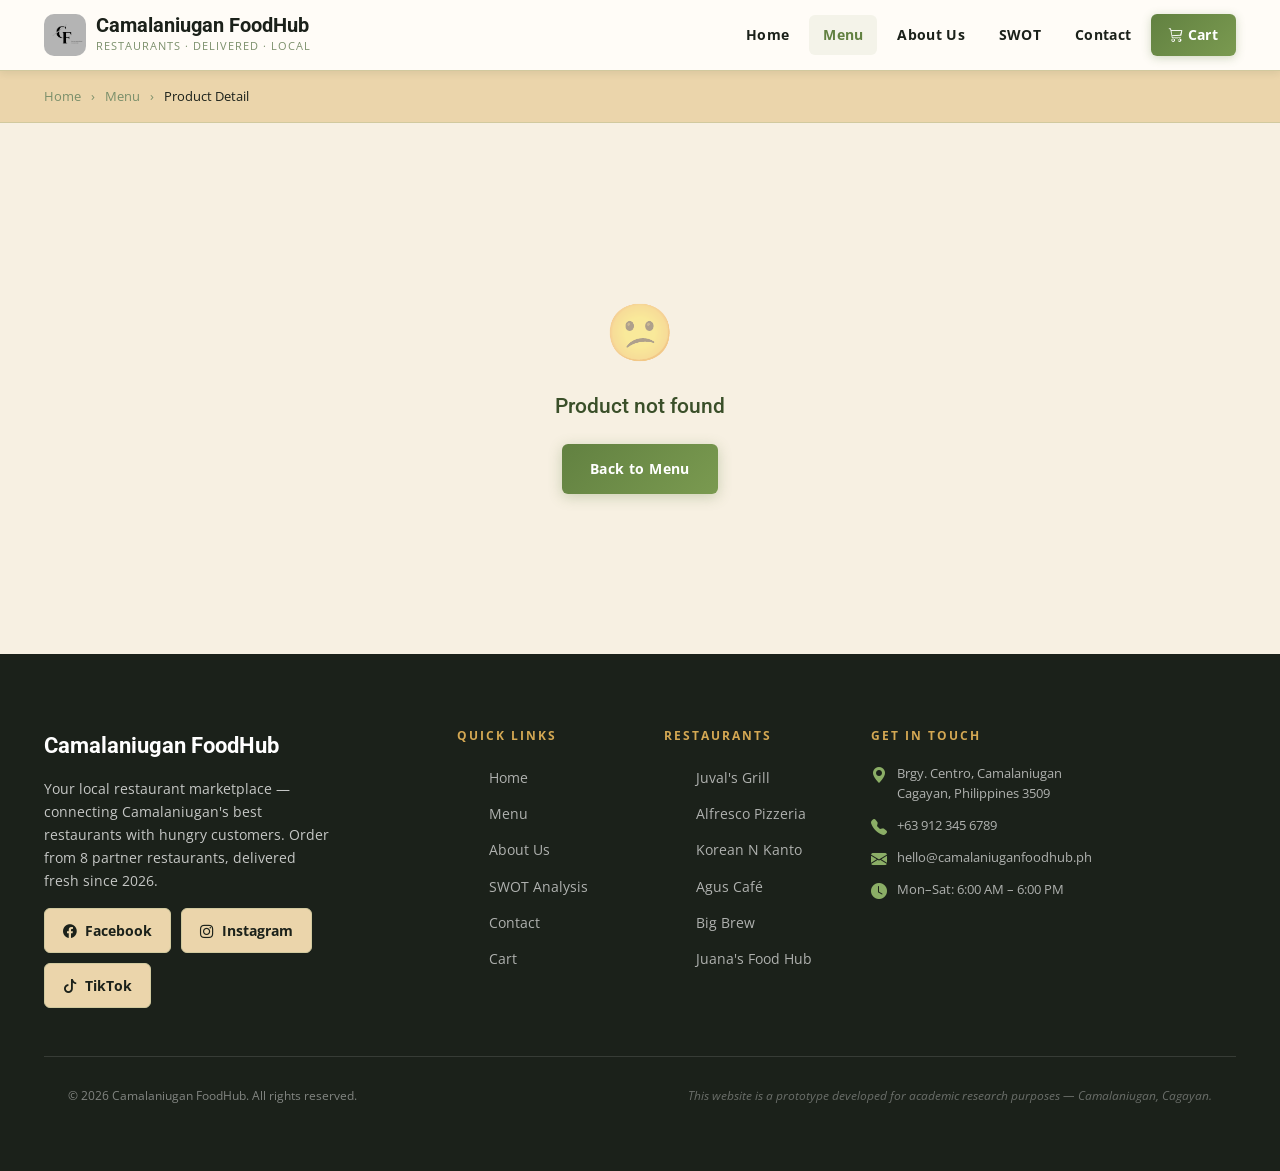
<file: product-detail.html>
<!DOCTYPE html>
<html lang="en">
<head>
  <meta charset="UTF-8">
  <meta name="viewport" content="width=device-width, initial-scale=1.0">
  <title>Product Detail — Camalaniugan FoodHub</title>
  <link rel="stylesheet" href="https://cdn.jsdelivr.net/npm/bootstrap@5.3.3/dist/css/bootstrap.min.css">
  <link rel="stylesheet" href="https://cdn.jsdelivr.net/npm/bootstrap-icons@1.11.3/font/bootstrap-icons.min.css">
  <link rel="stylesheet" href="css/style.css">
</head>
<body>

<!-- ── NAVBAR ── -->
<nav class="navbar-custom">
  <div class="nav-inner">
    <a href="index.html" class="brand-logo">
      <img src="images/CF.png" alt="CF" class="logo-icon">
      <div>
        <div class="brand-name">Camalaniugan FoodHub</div>
        <div class="brand-tagline">Restaurants · Delivered · Local</div>
      </div>
    </a>
    <div class="nav-links">
      <a href="index.html">Home</a>
      <a href="products.html" class="active">Menu</a>
      <a href="about.html">About Us</a>
      <a href="swot.html">SWOT</a>
      <a href="contact.html">Contact</a>
      <a href="cart.html" class="cart-btn">
        <i class="bi bi-cart3"></i> Cart
        <span class="cart-count" style="display:none">0</span>
      </a>
    </div>
    <button class="hamburger" id="hamburger-btn" aria-label="Toggle menu">
      <span></span><span></span><span></span>
    </button>
  </div>
  <div class="mobile-menu" id="mobile-menu">
    <a href="index.html"><i class="bi bi-house-fill"></i> Home</a>
    <a href="products.html"><i class="bi bi-grid-fill"></i> Menu</a>
    <a href="about.html"><i class="bi bi-book-fill"></i> About Us</a>
    <a href="swot.html"><i class="bi bi-bar-chart-fill"></i> SWOT</a>
    <a href="contact.html"><i class="bi bi-telephone-fill"></i> Contact</a>
    <a href="cart.html"><i class="bi bi-cart3"></i> Cart <span class="cart-count" style="display:none">0</span></a>
  </div>
</nav>

<!-- ── BREADCRUMB ── -->
<div style="background:var(--cream-dark);padding:14px 0;border-bottom:1px solid var(--border);">
  <div class="container-xl">
    <div style="display:flex;align-items:center;gap:10px;font-size:0.82rem;color:var(--text-muted);">
      <a href="index.html" style="color:var(--text-muted);">Home</a>
      <span>›</span>
      <a href="products.html" style="color:var(--text-muted);">Menu</a>
      <span>›</span>
      <span style="color:var(--text);">Product Detail</span>
    </div>
  </div>
</div>

<!-- ── PRODUCT DETAIL ── -->
<section class="section-padding bg-cream">
  <div class="container-xl">
    <div id="product-detail-wrap">
      <!-- Populated by cart.js renderProductDetail() -->
      <div class="text-center py-5">
        <div style="font-size:2rem;">⏳</div>
        <p style="color:var(--text-muted);margin-top:12px;">Loading product…</p>
      </div>
    </div>
  </div>
</section>

<!-- ── FOOTER ── -->
<footer class="footer-main">
  <div class="container-xl">
    <div class="row g-5">
      <div class="col-lg-4">
        <div class="footer-brand">
          <div class="brand-name-footer">Camalaniugan FoodHub</div>
          <p>Your local restaurant marketplace — connecting Camalaniugan's best restaurants with hungry customers. Order from 8 partner restaurants, delivered fresh since 2026.</p>
          <div class="social-links mt-3">
            <a href="#" class="social-link"><i class="bi bi-facebook"></i> Facebook</a>
            <a href="#" class="social-link"><i class="bi bi-instagram"></i> Instagram</a>
            <a href="#" class="social-link"><i class="bi bi-tiktok"></i> TikTok</a>
          </div>
        </div>
      </div>
      <div class="col-6 col-lg-2">
        <div class="footer-heading">Quick Links</div>
        <ul class="footer-links">
          <li><a href="index.html">Home</a></li>
          <li><a href="products.html">Menu</a></li>
          <li><a href="about.html">About Us</a></li>
          <li><a href="swot.html">SWOT Analysis</a></li>
          <li><a href="contact.html">Contact</a></li>
          <li><a href="cart.html">Cart</a></li>
        </ul>
      </div>
      <div class="col-6 col-lg-2">
        <div class="footer-heading">Restaurants</div>
        <ul class="footer-links">
          <li><a href="products.html?restaurant=juvals">Juval's Grill</a></li>
          <li><a href="products.html?restaurant=alfresco">Alfresco Pizzeria</a></li>
          <li><a href="products.html?restaurant=korean-kanto">Korean N Kanto</a></li>
          <li><a href="products.html?restaurant=agus-cafe">Agus Café</a></li>
          <li><a href="products.html?restaurant=big-brew">Big Brew</a></li>
          <li><a href="products.html?restaurant=juanas">Juana's Food Hub</a></li>
        </ul>
      </div>
      <div class="col-lg-4">
        <div class="footer-heading">Get in Touch</div>
        <div class="footer-contact-item">
          <span class="icon"><i class="bi bi-geo-alt-fill"></i></span>
          <span>Brgy. Centro, Camalaniugan<br>Cagayan, Philippines 3509</span>
        </div>
        <div class="footer-contact-item">
          <span class="icon"><i class="bi bi-telephone-fill"></i></span>
          <span>+63 912 345 6789</span>
        </div>
        <div class="footer-contact-item">
          <span class="icon"><i class="bi bi-envelope-fill"></i></span>
          <span>hello@camalaniuganfoodhub.ph</span>
        </div>
        <div class="footer-contact-item">
          <span class="icon"><i class="bi bi-clock-fill"></i></span>
          <span>Mon&ndash;Sat: 6:00 AM &ndash; 6:00 PM</span>
        </div>
      </div>
    </div>
    <div class="footer-bottom-inner" style="border-top:1px solid rgba(255,255,255,0.12);margin-top:48px;padding-top:28px;">
      <p>&copy; 2026 Camalaniugan FoodHub. All rights reserved.</p>
      <p class="academic-note">This website is a prototype developed for academic research purposes &mdash; Camalaniugan, Cagayan.</p>
    </div>
  </div>
</footer>

<div id="toast-container"></div>
<script src="https://cdn.jsdelivr.net/npm/bootstrap@5.3.3/dist/js/bootstrap.bundle.min.js"></script>
<script src="js/cart.js"></script>
</body>
</html>
</file>
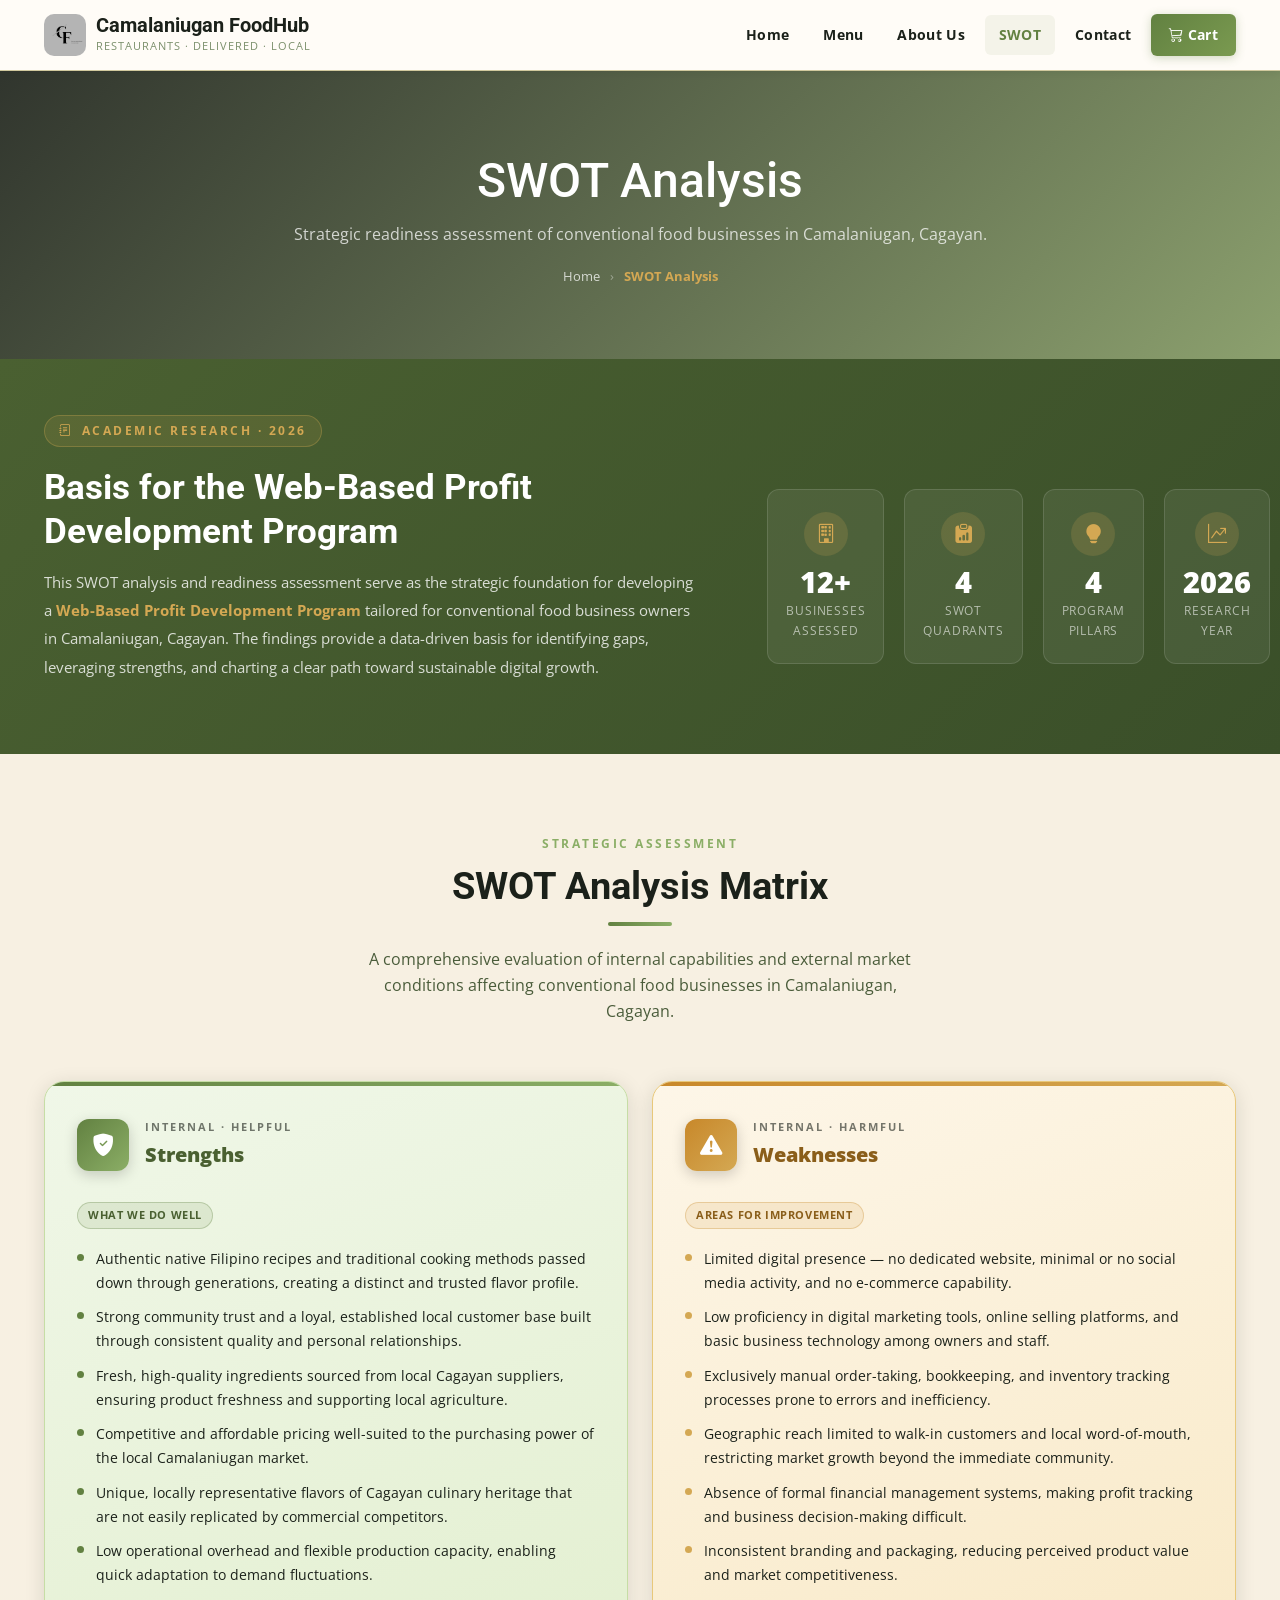
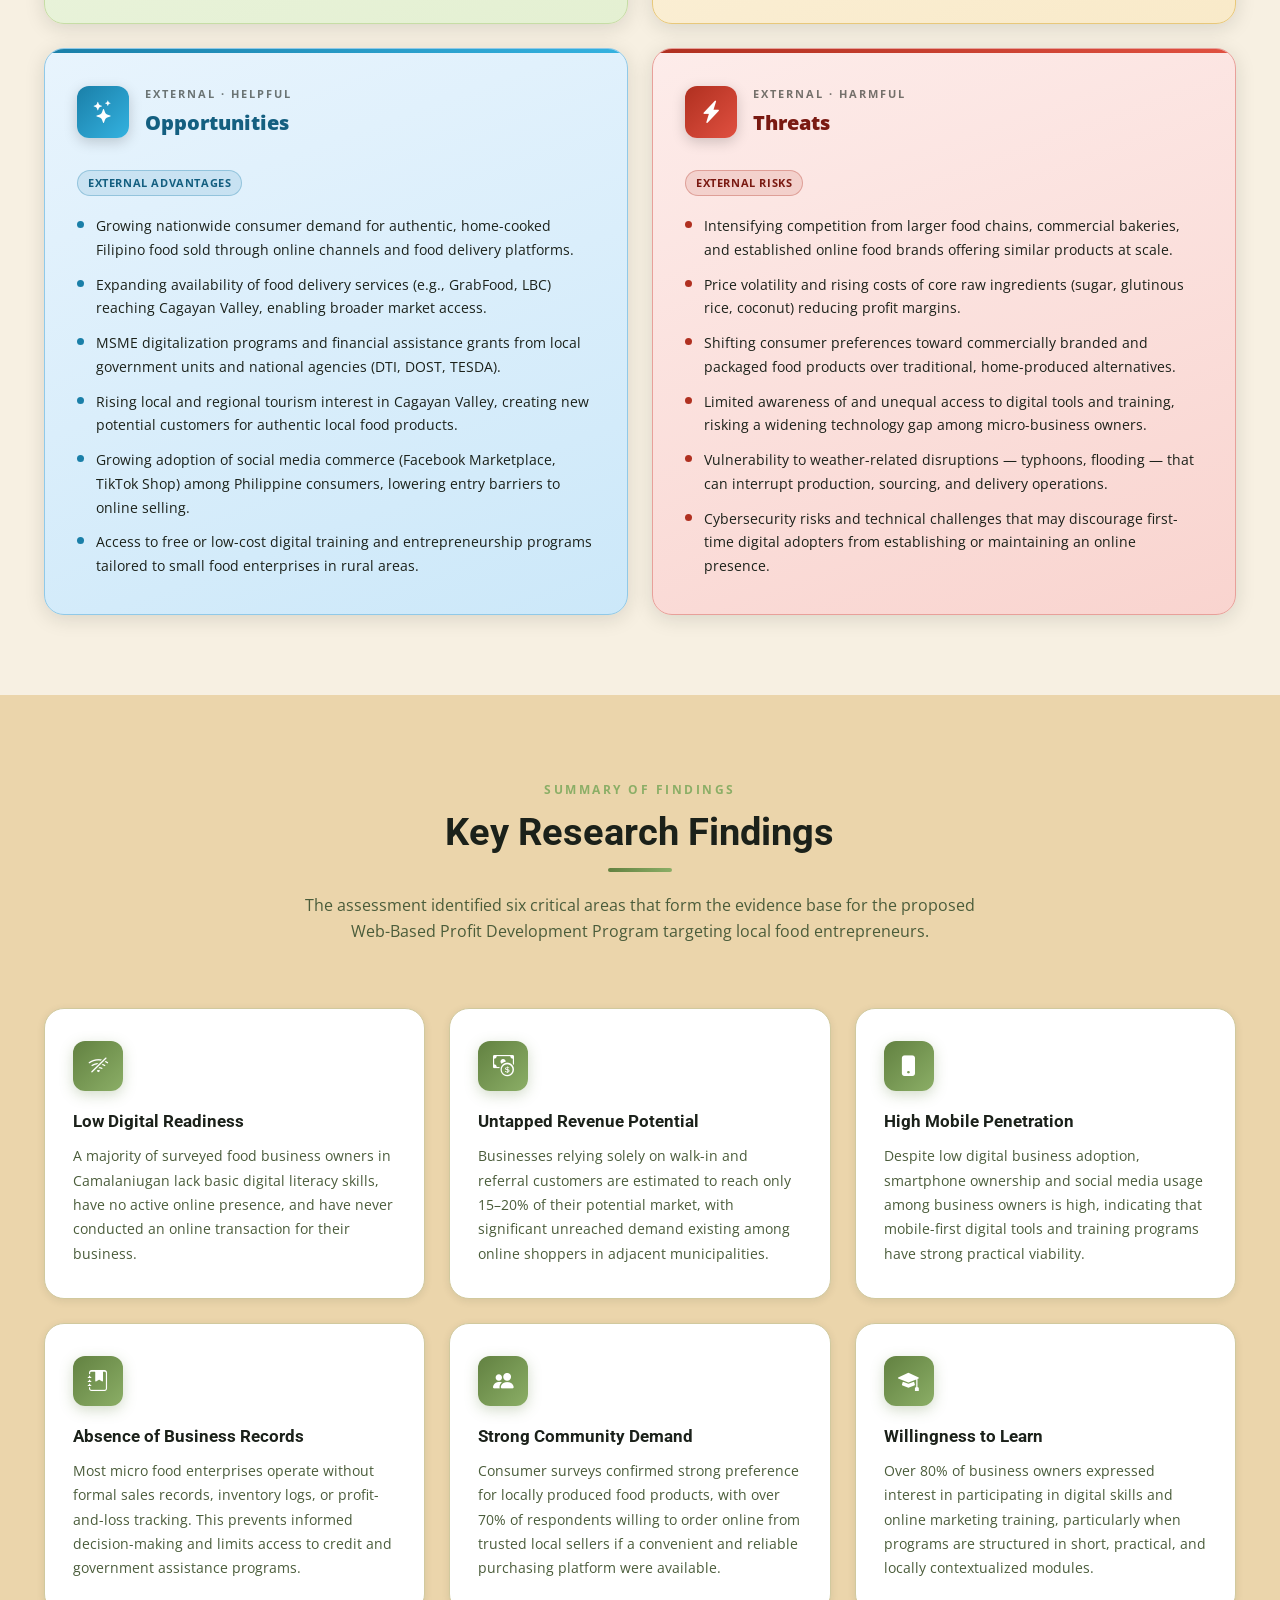
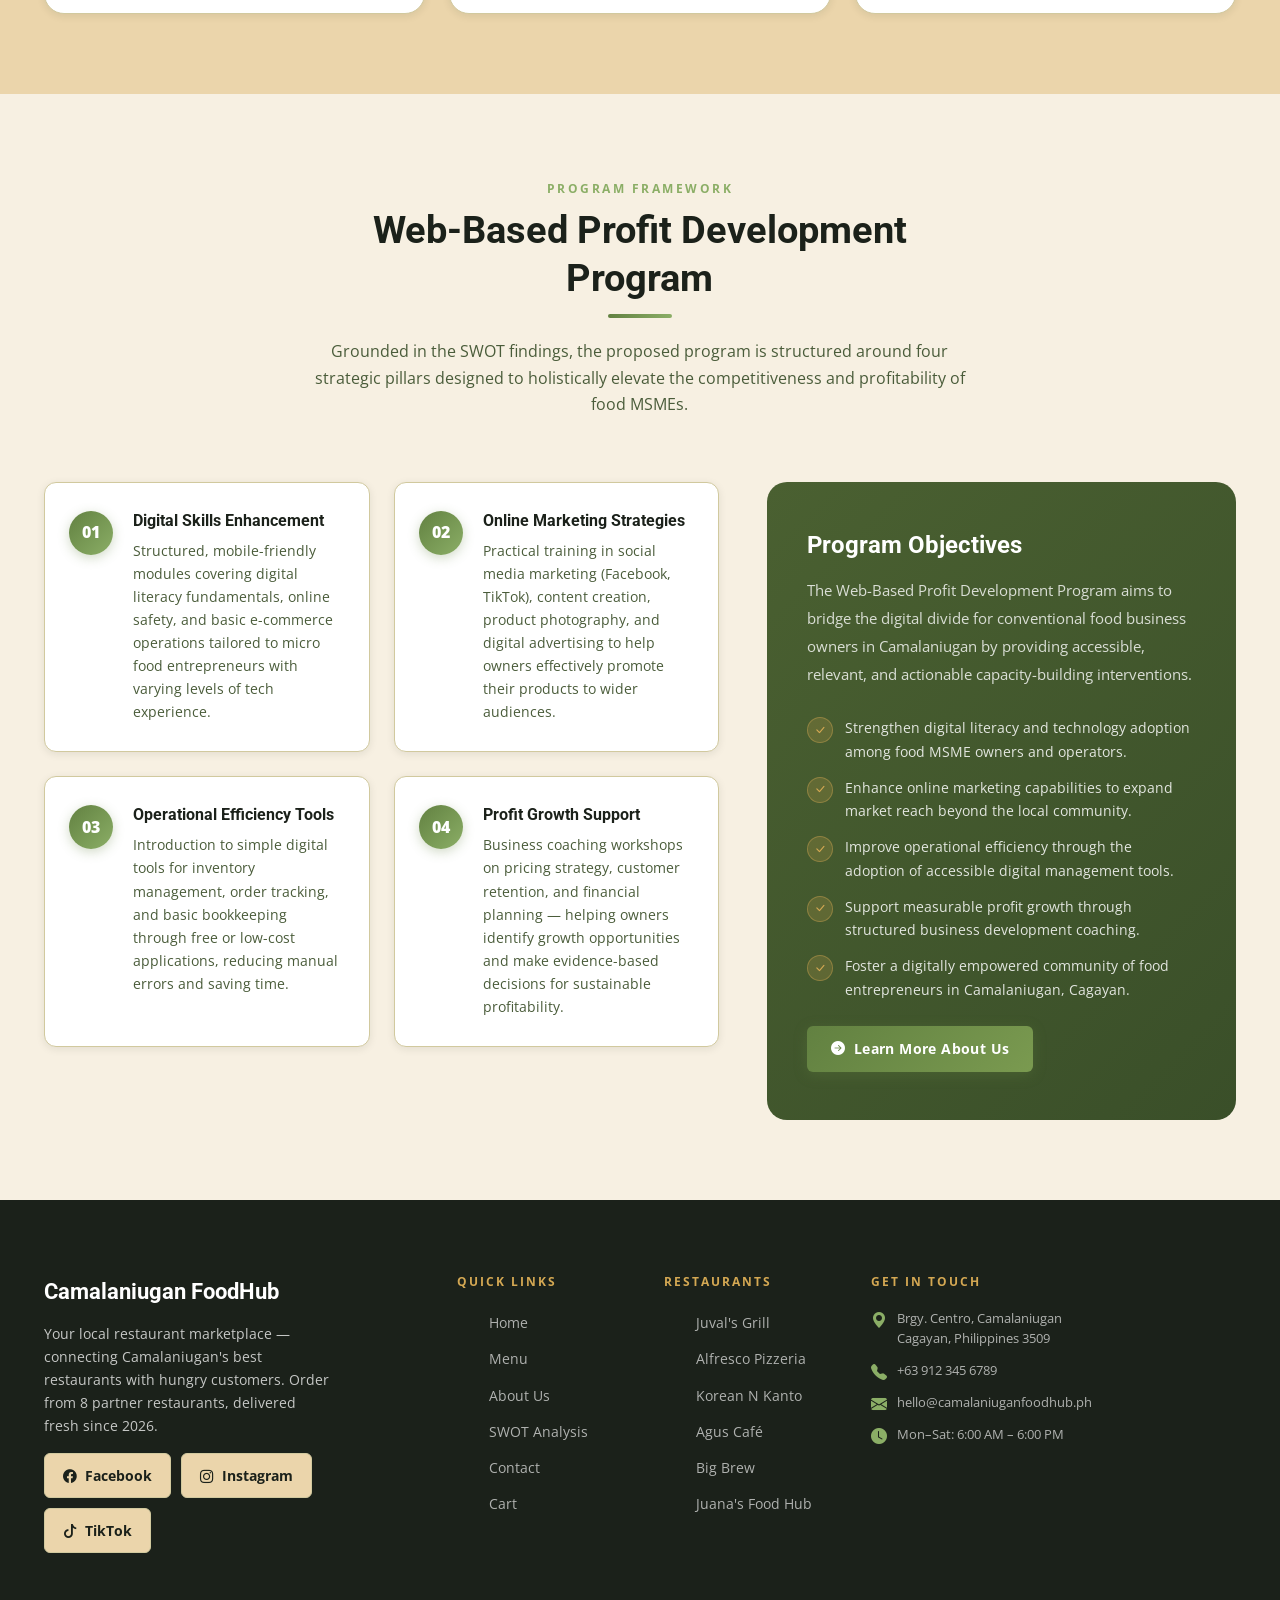
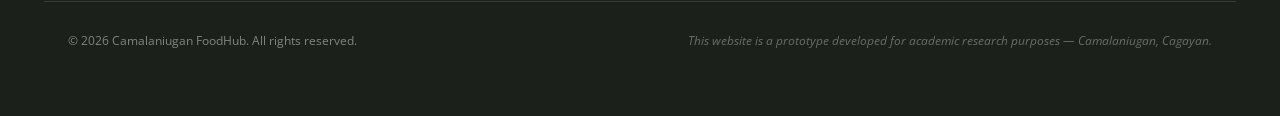
<file: swot.html>
<!DOCTYPE html>
<html lang="en">
<head>
  <meta charset="UTF-8">
  <meta name="viewport" content="width=device-width, initial-scale=1.0">
  <title>SWOT Analysis — Camalaniugan FoodHub</title>
  <meta name="description" content="SWOT Analysis and Research Findings for the Camalaniugan FoodHub Web-Based Profit Development Program — a strategic readiness assessment of conventional food businesses in Camalaniugan, Cagayan.">
  <link rel="stylesheet" href="https://cdn.jsdelivr.net/npm/bootstrap@5.3.3/dist/css/bootstrap.min.css">
  <link rel="stylesheet" href="css/style.css">
  <style>
    /* ── SWOT Page Specific Styles ── */

    /* ── Research Summary Banner ── */
    .research-banner {
      background: linear-gradient(135deg, var(--primary-dark) 0%, var(--brown-mid) 100%);
      color: var(--white);
      padding: 56px 0;
    }
    .research-banner .tag {
      display: inline-flex; align-items: center; gap: 8px;
      font-size: 0.72rem; font-weight: 700; letter-spacing: 2.5px;
      text-transform: uppercase; color: var(--accent);
      background: rgba(212,168,83,0.12);
      border: 1px solid rgba(212,168,83,0.3);
      padding: 5px 14px; border-radius: 20px; margin-bottom: 18px;
    }
    .research-banner h2 {
      font-size: clamp(1.6rem, 2.8vw, 2.2rem);
      color: var(--white); font-weight: 700; margin-bottom: 16px;
    }
    .research-banner p {
      color: rgba(255,255,255,0.80); font-size: 0.96rem; line-height: 1.85;
      max-width: 650px;
    }
    .research-stat-grid {
      display: grid;
      grid-template-columns: repeat(4, 1fr);
      gap: 20px;
      margin-top: 40px;
    }
    .research-stat-card {
      background: rgba(255,255,255,0.07);
      border: 1px solid rgba(255,255,255,0.12);
      border-radius: var(--radius-md);
      padding: 22px 18px;
      text-align: center;
    }
    .research-stat-card .rs-icon {
      width: 44px; height: 44px;
      background: rgba(212,168,83,0.18);
      border-radius: 50%;
      display: flex; align-items: center; justify-content: center;
      font-size: 1.2rem; color: var(--accent);
      margin: 0 auto 12px;
    }
    .research-stat-card .rs-value {
      font-size: 1.8rem; font-weight: 800; color: var(--white); line-height: 1;
    }
    .research-stat-card .rs-label {
      font-size: 0.75rem; color: rgba(255,255,255,0.60); margin-top: 4px;
      text-transform: uppercase; letter-spacing: 0.8px;
    }

    /* ── SWOT Matrix ── */
    .swot-section { padding: 80px 0; background: var(--cream); }
    .swot-section .swot-section-header { margin-bottom: 56px; text-align: center; }
    .swot-section .swot-section-header .tag {
      font-size: 0.72rem; font-weight: 700; letter-spacing: 2.5px;
      text-transform: uppercase; color: var(--secondary); margin-bottom: 8px;
      display: block;
    }
    .swot-section .swot-section-header h2 {
      font-size: clamp(1.8rem, 3vw, 2.5rem); font-weight: 700;
    }
    .swot-section .swot-section-header p {
      color: var(--text-light); max-width: 580px; margin: 0 auto; font-size: 0.97rem;
    }

    .swot-matrix { display: grid; grid-template-columns: 1fr 1fr; gap: 24px; }

    .swot-card {
      border-radius: var(--radius-lg);
      padding: 36px 32px;
      position: relative;
      overflow: hidden;
      transition: var(--transition);
      box-shadow: var(--shadow-md);
    }
    .swot-card::before {
      content: '';
      position: absolute;
      top: 0; left: 0; right: 0;
      height: 4px;
    }
    .swot-card:hover { transform: translateY(-4px); box-shadow: var(--shadow-lg); }

    /* Strengths — Green */
    .swot-card.strengths {
      background: linear-gradient(160deg, #f0f7e8 0%, #e4f0d2 100%);
      border: 1px solid #c6dda5;
    }
    .swot-card.strengths::before { background: linear-gradient(90deg, var(--primary), var(--secondary)); }
    .swot-card.strengths .swot-icon {
      background: linear-gradient(135deg, var(--primary), var(--secondary));
    }
    .swot-card.strengths .swot-label { color: var(--primary-dark); }
    .swot-card.strengths .swot-item::before { background: var(--primary); }

    /* Weaknesses — Amber */
    .swot-card.weaknesses {
      background: linear-gradient(160deg, #fdf6e8 0%, #f9eac9 100%);
      border: 1px solid #e8c87a;
    }
    .swot-card.weaknesses::before { background: linear-gradient(90deg, #c8882a, var(--accent)); }
    .swot-card.weaknesses .swot-icon { background: linear-gradient(135deg, #c8882a, var(--accent)); }
    .swot-card.weaknesses .swot-label { color: #8a5e1a; }
    .swot-card.weaknesses .swot-item::before { background: var(--accent); }

    /* Opportunities — Teal */
    .swot-card.opportunities {
      background: linear-gradient(160deg, #e8f4fd 0%, #cce8f9 100%);
      border: 1px solid #90c9e8;
    }
    .swot-card.opportunities::before { background: linear-gradient(90deg, #1a7fa8, #34b2e0); }
    .swot-card.opportunities .swot-icon { background: linear-gradient(135deg, #1a7fa8, #34b2e0); }
    .swot-card.opportunities .swot-label { color: #145f80; }
    .swot-card.opportunities .swot-item::before { background: #1a7fa8; }

    /* Threats — Red */
    .swot-card.threats {
      background: linear-gradient(160deg, #fdecea 0%, #f9d4cf 100%);
      border: 1px solid #e8a09a;
    }
    .swot-card.threats::before { background: linear-gradient(90deg, #b03020, #e05040); }
    .swot-card.threats .swot-icon { background: linear-gradient(135deg, #b03020, #e05040); }
    .swot-card.threats .swot-label { color: #7a1a12; }
    .swot-card.threats .swot-item::before { background: #b03020; }

    .swot-card-header {
      display: flex; align-items: center; gap: 16px; margin-bottom: 28px;
    }
    .swot-icon {
      width: 52px; height: 52px; border-radius: var(--radius-md);
      display: flex; align-items: center; justify-content: center;
      font-size: 1.4rem; color: var(--white);
      flex-shrink: 0;
      box-shadow: 0 4px 14px rgba(0,0,0,0.18);
    }
    .swot-quadrant {
      font-size: 0.68rem; font-weight: 700; letter-spacing: 2px;
      text-transform: uppercase; opacity: 0.6; margin-bottom: 2px;
    }
    .swot-label {
      font-size: 1.25rem; font-weight: 800;
    }

    .swot-items { list-style: none; padding: 0; margin: 0; display: flex; flex-direction: column; gap: 11px; }
    .swot-item {
      display: flex; align-items: flex-start; gap: 12px;
      font-size: 0.9rem; color: var(--text); line-height: 1.65;
    }
    .swot-item::before {
      content: '';
      width: 7px; height: 7px; border-radius: 50%;
      flex-shrink: 0; margin-top: 7px;
    }

    /* ── SWOT Quadrant Context Badges ── */
    .swot-context-badge {
      display: inline-block; font-size: 0.68rem; font-weight: 700;
      letter-spacing: 0.6px; text-transform: uppercase; padding: 3px 10px;
      border-radius: 20px; margin-bottom: 18px;
    }
    .strengths .swot-context-badge {
      background: rgba(98,129,65,0.12); color: var(--primary-dark); border: 1px solid rgba(98,129,65,0.3);
    }
    .weaknesses .swot-context-badge {
      background: rgba(200,136,42,0.12); color: #8a5e1a; border: 1px solid rgba(200,136,42,0.3);
    }
    .opportunities .swot-context-badge {
      background: rgba(26,127,168,0.12); color: #145f80; border: 1px solid rgba(26,127,168,0.3);
    }
    .threats .swot-context-badge {
      background: rgba(176,48,32,0.12); color: #7a1a12; border: 1px solid rgba(176,48,32,0.3);
    }

    /* ── Findings Section ── */
    .findings-section { padding: 80px 0; background: var(--cream-dark); }
    .finding-card {
      background: var(--white);
      border-radius: var(--radius-lg);
      padding: 32px 28px;
      height: 100%;
      box-shadow: var(--shadow-sm);
      border: 1px solid var(--border);
      transition: var(--transition);
      position: relative;
      overflow: hidden;
    }
    .finding-card::after {
      content: '';
      position: absolute;
      bottom: 0; left: 0; right: 0;
      height: 3px;
      background: linear-gradient(90deg, var(--primary), var(--secondary));
      transform: scaleX(0);
      transition: transform 0.3s ease;
    }
    .finding-card:hover { transform: translateY(-4px); box-shadow: var(--shadow-md); }
    .finding-card:hover::after { transform: scaleX(1); }
    .finding-icon {
      width: 50px; height: 50px;
      background: linear-gradient(135deg, var(--primary), var(--secondary));
      border-radius: var(--radius-md);
      display: flex; align-items: center; justify-content: center;
      font-size: 1.3rem; color: var(--white);
      margin-bottom: 20px;
      box-shadow: 0 4px 14px rgba(98,129,65,0.28);
    }
    .finding-card h5 {
      font-size: 1.05rem; font-weight: 700; color: var(--brown-dark);
      margin-bottom: 12px;
    }
    .finding-card p { font-size: 0.87rem; color: var(--text-light); line-height: 1.75; margin: 0; }

    /* ── Program Section ── */
    .program-section { padding: 80px 0; background: var(--cream); }
    .program-pillar {
      display: flex; align-items: flex-start; gap: 20px;
      background: var(--white);
      border-radius: var(--radius-md);
      padding: 28px 24px;
      height: 100%;
      border: 1px solid var(--border);
      box-shadow: var(--shadow-sm);
      transition: var(--transition);
    }
    .program-pillar:hover { transform: translateY(-3px); box-shadow: var(--shadow-md); border-color: var(--secondary); }
    .pillar-num {
      width: 44px; height: 44px; border-radius: 50%;
      background: linear-gradient(135deg, var(--primary), var(--secondary));
      color: var(--white); font-size: 1rem; font-weight: 800;
      display: flex; align-items: center; justify-content: center;
      flex-shrink: 0; box-shadow: 0 3px 12px rgba(98,129,65,0.3);
    }
    .pillar-body h5 { font-size: 1rem; font-weight: 700; color: var(--brown-dark); margin-bottom: 8px; }
    .pillar-body p { font-size: 0.85rem; color: var(--text-light); line-height: 1.7; margin: 0; }

    .program-objective-card {
      background: linear-gradient(135deg, var(--primary-dark) 0%, var(--brown-mid) 100%);
      border-radius: var(--radius-lg);
      padding: 48px 40px;
      color: var(--white);
    }
    .program-objective-card h3 { color: var(--white); font-size: 1.5rem; font-weight: 700; margin-bottom: 16px; }
    .program-objective-card p { color: rgba(255,255,255,0.80); font-size: 0.95rem; line-height: 1.85; margin-bottom: 28px; }
    .objective-list { list-style: none; padding: 0; display: flex; flex-direction: column; gap: 12px; }
    .objective-list li {
      display: flex; align-items: flex-start; gap: 12px;
      font-size: 0.9rem; color: rgba(255,255,255,0.85); line-height: 1.65;
    }
    .objective-list li .obj-icon {
      width: 26px; height: 26px; background: rgba(212,168,83,0.2);
      border: 1px solid rgba(212,168,83,0.4); border-radius: 50%;
      display: flex; align-items: center; justify-content: center;
      font-size: 0.75rem; color: var(--accent); flex-shrink: 0; margin-top: 1px;
    }

    /* ── Responsive ── */
    @media (max-width: 768px) {
      .swot-matrix { grid-template-columns: 1fr; }
      .research-stat-grid { grid-template-columns: repeat(2, 1fr); }
      .swot-card { padding: 28px 22px; }
      .program-objective-card { padding: 32px 24px; }
    }
    @media (max-width: 480px) {
      .research-stat-grid { grid-template-columns: 1fr 1fr; gap: 12px; }
    }
  </style>
</head>
<body>

<!-- ── NAVBAR ── -->
<nav class="navbar-custom">
  <div class="nav-inner">
    <a href="index.html" class="brand-logo">
      <img src="images/CF.png" alt="CF" class="logo-icon">
      <div>
        <div class="brand-name">Camalaniugan FoodHub</div>
        <div class="brand-tagline">Restaurants · Delivered · Local</div>
      </div>
    </a>
    <div class="nav-links">
      <a href="index.html">Home</a>
      <a href="products.html">Menu</a>
      <a href="about.html">About Us</a>
      <a href="swot.html" class="active">SWOT</a>
      <a href="contact.html">Contact</a>
      <a href="cart.html" class="cart-btn">
        <i class="bi bi-cart3"></i> Cart
        <span class="cart-count" style="display:none">0</span>
      </a>
    </div>
    <button class="hamburger" id="hamburger-btn" aria-label="Toggle menu">
      <span></span><span></span><span></span>
    </button>
  </div>
  <div class="mobile-menu" id="mobile-menu">
    <a href="index.html"><i class="bi bi-house-fill"></i> Home</a>
    <a href="products.html"><i class="bi bi-grid-fill"></i> Menu</a>
    <a href="about.html"><i class="bi bi-book-fill"></i> About Us</a>
    <a href="swot.html" class="active"><i class="bi bi-bar-chart-fill"></i> SWOT</a>
    <a href="contact.html"><i class="bi bi-telephone-fill"></i> Contact</a>
    <a href="cart.html"><i class="bi bi-cart3"></i> Cart <span class="cart-count" style="display:none">0</span></a>
  </div>
</nav>

<!-- ── PAGE HERO ── -->
<section class="page-hero">
  <h1>SWOT Analysis</h1>
  <p>Strategic readiness assessment of conventional food businesses in Camalaniugan, Cagayan.</p>
  <div class="breadcrumb-custom">
    <a href="index.html">Home</a>
    <span class="sep">›</span>
    <span class="current">SWOT Analysis</span>
  </div>
</section>

<!-- ── RESEARCH SUMMARY BANNER ── -->
<section class="research-banner">
  <div class="container-xl">
    <div class="row align-items-center g-5">
      <div class="col-lg-7">
        <div class="tag">
          <i class="bi bi-journal-text"></i> Academic Research · 2026
        </div>
        <h2>Basis for the Web-Based Profit Development Program</h2>
        <p>
          This SWOT analysis and readiness assessment serve as the strategic foundation for developing
          a <strong style="color:var(--accent);">Web-Based Profit Development Program</strong> tailored
          for conventional food business owners in Camalaniugan, Cagayan. The findings provide a
          data-driven basis for identifying gaps, leveraging strengths, and charting a clear path toward
          sustainable digital growth.
        </p>
      </div>
      <div class="col-lg-5">
        <div class="research-stat-grid">
          <div class="research-stat-card">
            <div class="rs-icon"><i class="bi bi-building"></i></div>
            <div class="rs-value">12+</div>
            <div class="rs-label">Businesses Assessed</div>
          </div>
          <div class="research-stat-card">
            <div class="rs-icon"><i class="bi bi-clipboard-data-fill"></i></div>
            <div class="rs-value">4</div>
            <div class="rs-label">SWOT Quadrants</div>
          </div>
          <div class="research-stat-card">
            <div class="rs-icon"><i class="bi bi-lightbulb-fill"></i></div>
            <div class="rs-value">4</div>
            <div class="rs-label">Program Pillars</div>
          </div>
          <div class="research-stat-card">
            <div class="rs-icon"><i class="bi bi-graph-up-arrow"></i></div>
            <div class="rs-value">2026</div>
            <div class="rs-label">Research Year</div>
          </div>
        </div>
      </div>
    </div>
  </div>
</section>

<!-- ── SWOT MATRIX ── -->
<section class="swot-section">
  <div class="container-xl">
    <div class="swot-section-header">
      <span class="tag">Strategic Assessment</span>
      <h2>SWOT Analysis Matrix</h2>
      <div class="divider divider-center"></div>
      <p>
        A comprehensive evaluation of internal capabilities and external market conditions
        affecting conventional food businesses in Camalaniugan, Cagayan.
      </p>
    </div>

    <div class="swot-matrix">

      <!-- STRENGTHS -->
      <div class="swot-card strengths">
        <div class="swot-card-header">
          <div class="swot-icon">
            <i class="bi bi-shield-fill-check"></i>
          </div>
          <div class="swot-label-block">
            <div class="swot-quadrant">Internal · Helpful</div>
            <div class="swot-label">Strengths</div>
          </div>
        </div>
        <span class="swot-context-badge">What we do well</span>
        <ul class="swot-items">
          <li class="swot-item">Authentic native Filipino recipes and traditional cooking methods passed down through generations, creating a distinct and trusted flavor profile.</li>
          <li class="swot-item">Strong community trust and a loyal, established local customer base built through consistent quality and personal relationships.</li>
          <li class="swot-item">Fresh, high-quality ingredients sourced from local Cagayan suppliers, ensuring product freshness and supporting local agriculture.</li>
          <li class="swot-item">Competitive and affordable pricing well-suited to the purchasing power of the local Camalaniugan market.</li>
          <li class="swot-item">Unique, locally representative flavors of Cagayan culinary heritage that are not easily replicated by commercial competitors.</li>
          <li class="swot-item">Low operational overhead and flexible production capacity, enabling quick adaptation to demand fluctuations.</li>
        </ul>
      </div>

      <!-- WEAKNESSES -->
      <div class="swot-card weaknesses">
        <div class="swot-card-header">
          <div class="swot-icon">
            <i class="bi bi-exclamation-triangle-fill"></i>
          </div>
          <div class="swot-label-block">
            <div class="swot-quadrant">Internal · Harmful</div>
            <div class="swot-label">Weaknesses</div>
          </div>
        </div>
        <span class="swot-context-badge">Areas for improvement</span>
        <ul class="swot-items">
          <li class="swot-item">Limited digital presence — no dedicated website, minimal or no social media activity, and no e-commerce capability.</li>
          <li class="swot-item">Low proficiency in digital marketing tools, online selling platforms, and basic business technology among owners and staff.</li>
          <li class="swot-item">Exclusively manual order-taking, bookkeeping, and inventory tracking processes prone to errors and inefficiency.</li>
          <li class="swot-item">Geographic reach limited to walk-in customers and local word-of-mouth, restricting market growth beyond the immediate community.</li>
          <li class="swot-item">Absence of formal financial management systems, making profit tracking and business decision-making difficult.</li>
          <li class="swot-item">Inconsistent branding and packaging, reducing perceived product value and market competitiveness.</li>
        </ul>
      </div>

      <!-- OPPORTUNITIES -->
      <div class="swot-card opportunities">
        <div class="swot-card-header">
          <div class="swot-icon">
            <i class="bi bi-stars"></i>
          </div>
          <div class="swot-label-block">
            <div class="swot-quadrant">External · Helpful</div>
            <div class="swot-label">Opportunities</div>
          </div>
        </div>
        <span class="swot-context-badge">External advantages</span>
        <ul class="swot-items">
          <li class="swot-item">Growing nationwide consumer demand for authentic, home-cooked Filipino food sold through online channels and food delivery platforms.</li>
          <li class="swot-item">Expanding availability of food delivery services (e.g., GrabFood, LBC) reaching Cagayan Valley, enabling broader market access.</li>
          <li class="swot-item">MSME digitalization programs and financial assistance grants from local government units and national agencies (DTI, DOST, TESDA).</li>
          <li class="swot-item">Rising local and regional tourism interest in Cagayan Valley, creating new potential customers for authentic local food products.</li>
          <li class="swot-item">Growing adoption of social media commerce (Facebook Marketplace, TikTok Shop) among Philippine consumers, lowering entry barriers to online selling.</li>
          <li class="swot-item">Access to free or low-cost digital training and entrepreneurship programs tailored to small food enterprises in rural areas.</li>
        </ul>
      </div>

      <!-- THREATS -->
      <div class="swot-card threats">
        <div class="swot-card-header">
          <div class="swot-icon">
            <i class="bi bi-lightning-charge-fill"></i>
          </div>
          <div class="swot-label-block">
            <div class="swot-quadrant">External · Harmful</div>
            <div class="swot-label">Threats</div>
          </div>
        </div>
        <span class="swot-context-badge">External risks</span>
        <ul class="swot-items">
          <li class="swot-item">Intensifying competition from larger food chains, commercial bakeries, and established online food brands offering similar products at scale.</li>
          <li class="swot-item">Price volatility and rising costs of core raw ingredients (sugar, glutinous rice, coconut) reducing profit margins.</li>
          <li class="swot-item">Shifting consumer preferences toward commercially branded and packaged food products over traditional, home-produced alternatives.</li>
          <li class="swot-item">Limited awareness of and unequal access to digital tools and training, risking a widening technology gap among micro-business owners.</li>
          <li class="swot-item">Vulnerability to weather-related disruptions — typhoons, flooding — that can interrupt production, sourcing, and delivery operations.</li>
          <li class="swot-item">Cybersecurity risks and technical challenges that may discourage first-time digital adopters from establishing or maintaining an online presence.</li>
        </ul>
      </div>

    </div><!-- /swot-matrix -->
  </div>
</section>

<!-- ── RESEARCH FINDINGS ── -->
<section class="findings-section">
  <div class="container-xl">
    <div class="row justify-content-center mb-5">
      <div class="col-lg-7 text-center">
        <span class="tag" style="display:inline-block;font-size:0.72rem;font-weight:700;letter-spacing:2.5px;text-transform:uppercase;color:var(--secondary);margin-bottom:8px;">Summary of Findings</span>
        <h2 style="font-size:clamp(1.7rem,3vw,2.4rem);font-weight:700;">Key Research Findings</h2>
        <div class="divider divider-center"></div>
        <p style="color:var(--text-light);font-size:0.97rem;">
          The assessment identified six critical areas that form the evidence base for the proposed
          Web-Based Profit Development Program targeting local food entrepreneurs.
        </p>
      </div>
    </div>
    <div class="row g-4">
      <div class="col-md-6 col-lg-4">
        <div class="finding-card">
          <div class="finding-icon"><i class="bi bi-wifi-off"></i></div>
          <h5>Low Digital Readiness</h5>
          <p>A majority of surveyed food business owners in Camalaniugan lack basic digital literacy skills, have no active online presence, and have never conducted an online transaction for their business.</p>
        </div>
      </div>
      <div class="col-md-6 col-lg-4">
        <div class="finding-card">
          <div class="finding-icon"><i class="bi bi-cash-coin"></i></div>
          <h5>Untapped Revenue Potential</h5>
          <p>Businesses relying solely on walk-in and referral customers are estimated to reach only 15–20% of their potential market, with significant unreached demand existing among online shoppers in adjacent municipalities.</p>
        </div>
      </div>
      <div class="col-md-6 col-lg-4">
        <div class="finding-card">
          <div class="finding-icon"><i class="bi bi-phone-fill"></i></div>
          <h5>High Mobile Penetration</h5>
          <p>Despite low digital business adoption, smartphone ownership and social media usage among business owners is high, indicating that mobile-first digital tools and training programs have strong practical viability.</p>
        </div>
      </div>
      <div class="col-md-6 col-lg-4">
        <div class="finding-card">
          <div class="finding-icon"><i class="bi bi-journal-bookmark-fill"></i></div>
          <h5>Absence of Business Records</h5>
          <p>Most micro food enterprises operate without formal sales records, inventory logs, or profit-and-loss tracking. This prevents informed decision-making and limits access to credit and government assistance programs.</p>
        </div>
      </div>
      <div class="col-md-6 col-lg-4">
        <div class="finding-card">
          <div class="finding-icon"><i class="bi bi-people-fill"></i></div>
          <h5>Strong Community Demand</h5>
          <p>Consumer surveys confirmed strong preference for locally produced food products, with over 70% of respondents willing to order online from trusted local sellers if a convenient and reliable purchasing platform were available.</p>
        </div>
      </div>
      <div class="col-md-6 col-lg-4">
        <div class="finding-card">
          <div class="finding-icon"><i class="bi bi-mortarboard-fill"></i></div>
          <h5>Willingness to Learn</h5>
          <p>Over 80% of business owners expressed interest in participating in digital skills and online marketing training, particularly when programs are structured in short, practical, and locally contextualized modules.</p>
        </div>
      </div>
    </div>
  </div>
</section>

<!-- ── WEB-BASED PROFIT DEVELOPMENT PROGRAM ── -->
<section class="program-section">
  <div class="container-xl">
    <div class="row justify-content-center mb-5">
      <div class="col-lg-7 text-center">
        <span class="tag" style="display:inline-block;font-size:0.72rem;font-weight:700;letter-spacing:2.5px;text-transform:uppercase;color:var(--secondary);margin-bottom:8px;">Program Framework</span>
        <h2 style="font-size:clamp(1.7rem,3vw,2.4rem);font-weight:700;">Web-Based Profit Development Program</h2>
        <div class="divider divider-center"></div>
        <p style="color:var(--text-light);font-size:0.97rem;">
          Grounded in the SWOT findings, the proposed program is structured around four strategic pillars
          designed to holistically elevate the competitiveness and profitability of food MSMEs.
        </p>
      </div>
    </div>

    <div class="row g-5 align-items-start">
      <!-- Program Pillars -->
      <div class="col-lg-7">
        <div class="row g-4">
          <div class="col-sm-6">
            <div class="program-pillar">
              <div class="pillar-num">01</div>
              <div class="pillar-body">
                <h5>Digital Skills Enhancement</h5>
                <p>Structured, mobile-friendly modules covering digital literacy fundamentals, online safety, and basic e-commerce operations tailored to micro food entrepreneurs with varying levels of tech experience.</p>
              </div>
            </div>
          </div>
          <div class="col-sm-6">
            <div class="program-pillar">
              <div class="pillar-num">02</div>
              <div class="pillar-body">
                <h5>Online Marketing Strategies</h5>
                <p>Practical training in social media marketing (Facebook, TikTok), content creation, product photography, and digital advertising to help owners effectively promote their products to wider audiences.</p>
              </div>
            </div>
          </div>
          <div class="col-sm-6">
            <div class="program-pillar">
              <div class="pillar-num">03</div>
              <div class="pillar-body">
                <h5>Operational Efficiency Tools</h5>
                <p>Introduction to simple digital tools for inventory management, order tracking, and basic bookkeeping through free or low-cost applications, reducing manual errors and saving time.</p>
              </div>
            </div>
          </div>
          <div class="col-sm-6">
            <div class="program-pillar">
              <div class="pillar-num">04</div>
              <div class="pillar-body">
                <h5>Profit Growth Support</h5>
                <p>Business coaching workshops on pricing strategy, customer retention, and financial planning — helping owners identify growth opportunities and make evidence-based decisions for sustainable profitability.</p>
              </div>
            </div>
          </div>
        </div>
      </div>

      <!-- Program Objectives Card -->
      <div class="col-lg-5">
        <div class="program-objective-card">
          <h3>Program Objectives</h3>
          <p>
            The Web-Based Profit Development Program aims to bridge the digital divide for conventional
            food business owners in Camalaniugan by providing accessible, relevant, and actionable
            capacity-building interventions.
          </p>
          <ul class="objective-list">
            <li>
              <span class="obj-icon"><i class="bi bi-check-lg"></i></span>
              Strengthen digital literacy and technology adoption among food MSME owners and operators.
            </li>
            <li>
              <span class="obj-icon"><i class="bi bi-check-lg"></i></span>
              Enhance online marketing capabilities to expand market reach beyond the local community.
            </li>
            <li>
              <span class="obj-icon"><i class="bi bi-check-lg"></i></span>
              Improve operational efficiency through the adoption of accessible digital management tools.
            </li>
            <li>
              <span class="obj-icon"><i class="bi bi-check-lg"></i></span>
              Support measurable profit growth through structured business development coaching.
            </li>
            <li>
              <span class="obj-icon"><i class="bi bi-check-lg"></i></span>
              Foster a digitally empowered community of food entrepreneurs in Camalaniugan, Cagayan.
            </li>
          </ul>
          <div class="mt-4">
            <a href="about.html" class="btn-primary-custom" style="font-size:0.88rem;padding:11px 24px;">
              <i class="bi bi-arrow-right-circle-fill"></i> Learn More About Us
            </a>
          </div>
        </div>
      </div>
    </div>
  </div>
</section>

<!-- ── FOOTER ── -->
<footer class="footer-main">
  <div class="container-xl">
    <div class="row g-5">
      <div class="col-lg-4">
        <div class="footer-brand">
          <div class="brand-name-footer">Camalaniugan FoodHub</div>
          <p>Your local restaurant marketplace — connecting Camalaniugan's best restaurants with hungry customers. Order from 8 partner restaurants, delivered fresh since 2026.</p>
          <div class="social-links mt-3">
            <a href="#" class="social-link"><i class="bi bi-facebook"></i> Facebook</a>
            <a href="#" class="social-link"><i class="bi bi-instagram"></i> Instagram</a>
            <a href="#" class="social-link"><i class="bi bi-tiktok"></i> TikTok</a>
          </div>
        </div>
      </div>
      <div class="col-6 col-lg-2">
        <div class="footer-heading">Quick Links</div>
        <ul class="footer-links">
          <li><a href="index.html">Home</a></li>
          <li><a href="products.html">Menu</a></li>
          <li><a href="about.html">About Us</a></li>
          <li><a href="swot.html">SWOT Analysis</a></li>
          <li><a href="contact.html">Contact</a></li>
          <li><a href="cart.html">Cart</a></li>
        </ul>
      </div>
      <div class="col-6 col-lg-2">
        <div class="footer-heading">Restaurants</div>
        <ul class="footer-links">
          <li><a href="products.html?restaurant=juvals">Juval's Grill</a></li>
          <li><a href="products.html?restaurant=alfresco">Alfresco Pizzeria</a></li>
          <li><a href="products.html?restaurant=korean-kanto">Korean N Kanto</a></li>
          <li><a href="products.html?restaurant=agus-cafe">Agus Café</a></li>
          <li><a href="products.html?restaurant=big-brew">Big Brew</a></li>
          <li><a href="products.html?restaurant=juanas">Juana's Food Hub</a></li>
        </ul>
      </div>
      <div class="col-lg-4">
        <div class="footer-heading">Get in Touch</div>
        <div class="footer-contact-item">
          <span class="icon"><i class="bi bi-geo-alt-fill"></i></span>
          <span>Brgy. Centro, Camalaniugan<br>Cagayan, Philippines 3509</span>
        </div>
        <div class="footer-contact-item">
          <span class="icon"><i class="bi bi-telephone-fill"></i></span>
          <span>+63 912 345 6789</span>
        </div>
        <div class="footer-contact-item">
          <span class="icon"><i class="bi bi-envelope-fill"></i></span>
          <span>hello@camalaniuganfoodhub.ph</span>
        </div>
        <div class="footer-contact-item">
          <span class="icon"><i class="bi bi-clock-fill"></i></span>
          <span>Mon&ndash;Sat: 6:00 AM &ndash; 6:00 PM</span>
        </div>
      </div>
    </div>
    <div class="footer-bottom-inner" style="border-top:1px solid rgba(255,255,255,0.12);margin-top:48px;padding-top:28px;">
      <p>&copy; 2026 Camalaniugan FoodHub. All rights reserved.</p>
      <p class="academic-note">This website is a prototype developed for academic research purposes &mdash; Camalaniugan, Cagayan.</p>
    </div>
  </div>
</footer>

<div id="toast-container"></div>
<script src="https://cdn.jsdelivr.net/npm/bootstrap@5.3.3/dist/js/bootstrap.bundle.min.js"></script>
<script src="js/cart.js"></script>
<script>
  // Hamburger menu toggle
  const hamburgerBtn = document.getElementById('hamburger-btn');
  const mobileMenu   = document.getElementById('mobile-menu');
  if (hamburgerBtn && mobileMenu) {
    hamburgerBtn.addEventListener('click', () => {
      hamburgerBtn.classList.toggle('open');
      mobileMenu.classList.toggle('open');
    });
  }
</script>
</body>
</html>
</file>
<file: css/style.css>
/* =========================================================
   Camalaniugan FoodHub — Global Stylesheet
   Author: GitHub Copilot (Academic Research Prototype)
   ========================================================= */

@import url('https://fonts.googleapis.com/css2?family=Roboto:ital,wght@0,300;0,400;0,500;0,700;0,900;1,400&family=Open+Sans:wght@300;400;600;700;800&display=swap');
@import url('https://cdn.jsdelivr.net/npm/bootstrap-icons@1.11.3/font/bootstrap-icons.min.css');

/* ── CSS Custom Properties ── */
:root {
  --primary:        #628141;
  --primary-dark:   #4A6031;
  --primary-light:  #7A9A50;
  --secondary:      #8BAE66;
  --secondary-dark: #6E8F51;
  --accent:         #D4A853;
  --cream:          #F7F0E2;
  --cream-dark:     #EBD5AB;
  --brown-dark:     #1B211A;
  --brown-mid:      #3A4F29;
  --text:           #1B211A;
  --text-light:     #4A5C3A;
  --text-muted:     #7A8F6A;
  --white:          #FFFFFF;
  --border:         #D1C99E;
  --shadow-sm:      0 2px 8px rgba(27, 33, 26, 0.09);
  --shadow-md:      0 4px 20px rgba(27, 33, 26, 0.13);
  --shadow-lg:      0 8px 40px rgba(27, 33, 26, 0.17);
  --radius-sm:      6px;
  --radius-md:      12px;
  --radius-lg:      20px;
  --transition:     all 0.3s ease;
  --font-heading:   'Roboto', 'Segoe UI', sans-serif;
  --font-body:      'Open Sans', 'Segoe UI', sans-serif;
  --font-script:    'Roboto', sans-serif;
}

/* ── Reset & Base ── */
*, *::before, *::after { box-sizing: border-box; margin: 0; padding: 0; }

html { scroll-behavior: smooth; font-size: 16px; }

body {
  font-family: var(--font-body);
  background-color: var(--cream);
  color: var(--text);
  line-height: 1.7;
  overflow-x: hidden;
}

img { max-width: 100%; height: auto; display: block; }
a  { text-decoration: none; color: inherit; }
ul { list-style: none; }

/* ── Typography ── */
h1, h2, h3, h4, h5, h6 {
  font-family: var(--font-heading);
  color: var(--brown-dark);
  line-height: 1.25;
}

.script-font { font-family: var(--font-script); }

/* ── Utility ── */
.section-padding { padding: 80px 0; }
.section-padding-sm { padding: 48px 0; }

.text-primary-custom  { color: var(--primary); }
.text-secondary-custom { color: var(--secondary); }
.text-muted-custom    { color: var(--text-muted); }

.bg-cream       { background-color: var(--cream); }
.bg-cream-dark  { background-color: var(--cream-dark); }
.bg-brown-dark  { background-color: var(--brown-dark); }
.bg-primary-custom { background-color: var(--primary); }

.divider {
  width: 64px; height: 4px;
  background: linear-gradient(90deg, var(--primary), var(--secondary));
  border-radius: 2px;
  margin: 12px 0 20px;
}
.divider-center { margin: 12px auto 20px; }

/* ── Section Header ── */
.section-header { margin-bottom: 52px; }
.section-header .tag {
  display: inline-block;
  font-size: 0.78rem;
  font-weight: 700;
  letter-spacing: 2.5px;
  text-transform: uppercase;
  color: var(--secondary);
  margin-bottom: 8px;
}
.section-header h2 {
  font-size: clamp(1.8rem, 3vw, 2.6rem);
  font-weight: 700;
}
.section-header p {
  color: var(--text-light);
  max-width: 540px;
  font-size: 1.02rem;
}

/* ────────────────────────────────────
   NAVIGATION
──────────────────────────────────── */
.navbar-custom {
  background: rgba(255, 252, 248, 0.96);
  backdrop-filter: blur(12px);
  -webkit-backdrop-filter: blur(12px);
  border-bottom: 1px solid var(--border);
  padding: 14px 0;
  position: sticky;
  top: 0;
  z-index: 1000;
  transition: var(--transition);
  box-shadow: var(--shadow-sm);
}

.navbar-custom .brand-logo {
  display: flex;
  align-items: center;
  gap: 10px;
}
.navbar-custom .brand-logo .logo-icon {
  width: 42px; height: 42px;
  border-radius: 10px;
  flex-shrink: 0;
  object-fit: contain;
  display: block;
}
.navbar-custom .brand-name {
  font-family: var(--font-heading);
  font-size: 1.22rem;
  font-weight: 700;
  color: var(--brown-dark);
  line-height: 1.15;
}
.navbar-custom .brand-tagline {
  font-size: 0.68rem;
  color: var(--text-muted);
  letter-spacing: 1px;
  text-transform: uppercase;
}

.nav-links { display: flex; align-items: center; gap: 6px; }
.nav-links a {
  font-size: 0.9rem;
  font-weight: 700;
  color: var(--text);
  padding: 8px 14px;
  border-radius: var(--radius-sm);
  transition: var(--transition);
  letter-spacing: 0.3px;
}
.nav-links a:hover,
.nav-links a.active {
  color: var(--primary);
  background-color: rgba(98, 129, 65, 0.07);
}

.cart-btn {
  position: relative;
  background: linear-gradient(135deg, var(--primary), var(--primary-light));
  color: var(--white) !important;
  padding: 9px 18px !important;
  border-radius: var(--radius-sm) !important;
  font-weight: 700 !important;
  letter-spacing: 0.2px;
  transition: var(--transition) !important;
  box-shadow: 0 2px 10px rgba(98,129,65,0.30);
}
.cart-btn:hover {
  background: linear-gradient(135deg, var(--primary-dark), var(--primary)) !important;
  transform: translateY(-1px);
  box-shadow: 0 4px 16px rgba(98,129,65,0.40) !important;
  color: var(--white) !important;
  background-color: unset !important;
}

.cart-count {
  position: absolute;
  top: -7px; right: -7px;
  background: var(--accent);
  color: var(--brown-dark);
  width: 20px; height: 20px;
  border-radius: 50%;
  font-size: 0.7rem;
  font-weight: 800;
  display: flex; align-items: center; justify-content: center;
  border: 2px solid var(--white);
  line-height: 1;
}

/* Mobile Nav */
.hamburger {
  background: none; border: none;
  cursor: pointer;
  padding: 6px;
  display: none;
  flex-direction: column;
  gap: 5px;
}
.hamburger span {
  display: block; width: 24px; height: 2.5px;
  background: var(--brown-dark);
  border-radius: 2px;
  transition: var(--transition);
}
.hamburger.open span:nth-child(1) { transform: translateY(7.5px) rotate(45deg); }
.hamburger.open span:nth-child(2) { opacity: 0; }
.hamburger.open span:nth-child(3) { transform: translateY(-7.5px) rotate(-45deg); }

.mobile-menu {
  display: none;
  flex-direction: column;
  background: var(--white);
  border-top: 1px solid var(--border);
  padding: 12px 0;
}
.mobile-menu a {
  font-size: 0.95rem;
  font-weight: 700;
  color: var(--text);
  padding: 12px 24px;
  display: flex; align-items: center; gap: 10px;
  border-bottom: 1px solid var(--cream-dark);
  transition: var(--transition);
}
.mobile-menu a:hover { color: var(--primary); background: var(--cream); }
.mobile-menu a.active { color: var(--primary); }
.mobile-menu.open { display: flex; }

.nav-inner {
  max-width: 1240px;
  margin: 0 auto;
  padding: 0 24px;
  display: flex;
  align-items: center;
  justify-content: space-between;
}

/* ────────────────────────────────────
   BUTTONS
──────────────────────────────────── */
.btn-primary-custom {
  display: inline-flex; align-items: center; justify-content: center; gap: 8px;
  background: linear-gradient(135deg, var(--primary), var(--primary-light));
  color: var(--white);
  font-family: var(--font-body);
  font-weight: 700;
  font-size: 0.9rem;
  letter-spacing: 0.4px;
  padding: 13px 28px;
  border-radius: var(--radius-sm);
  border: none;
  cursor: pointer;
  transition: var(--transition);
  box-shadow: 0 3px 14px rgba(98,129,65,0.30);
  white-space: nowrap;
}
.btn-primary-custom:hover {
  background: linear-gradient(135deg, var(--primary-dark), var(--primary));
  transform: translateY(-2px);
  box-shadow: 0 6px 20px rgba(98,129,65,0.40);
  color: var(--white);
}
.btn-primary-custom:active { transform: translateY(0); }

.btn-secondary-custom {
  display: inline-flex; align-items: center; justify-content: center; gap: 8px;
  background: transparent;
  color: var(--primary);
  font-family: var(--font-body);
  font-weight: 700;
  font-size: 0.9rem;
  padding: 12px 28px;
  border-radius: var(--radius-sm);
  border: 2px solid var(--primary);
  cursor: pointer;
  transition: var(--transition);
}
.btn-secondary-custom:hover {
  background: var(--primary);
  color: var(--white);
  transform: translateY(-2px);
}

.btn-outline-muted {
  display: inline-flex; align-items: center; gap: 8px;
  background: transparent;
  color: var(--text-light);
  font-family: var(--font-body);
  font-weight: 700;
  font-size: 0.88rem;
  padding: 10px 20px;
  border-radius: var(--radius-sm);
  border: 1.5px solid var(--border);
  cursor: pointer;
  transition: var(--transition);
}
.btn-outline-muted:hover { border-color: var(--primary); color: var(--primary); }

/* ────────────────────────────────────
   PRODUCT CARDS
──────────────────────────────────── */
.product-card {
  background: var(--white);
  border-radius: var(--radius-md);
  overflow: hidden;
  border: 1px solid var(--border);
  transition: var(--transition);
  cursor: pointer;
  box-shadow: var(--shadow-sm);
  display: flex;
  flex-direction: column;
  height: 100%;
}
.product-card:hover {
  transform: translateY(-5px);
  box-shadow: var(--shadow-lg);
  border-color: rgba(98,129,65,0.25);
}

.product-card .card-img-wrap {
  position: relative;
  overflow: hidden;
  height: 220px;
  background: var(--cream-dark);
}
.product-card .card-img-wrap img {
  width: 100%; height: 100%;
  object-fit: cover;
  transition: transform 0.5s ease;
}
.product-card:hover .card-img-wrap img { transform: scale(1.06); }

.product-card .badge-tag {
  position: absolute;
  top: 12px; left: 12px;
  background: var(--primary);
  color: var(--white);
  font-size: 0.7rem;
  font-weight: 700;
  letter-spacing: 0.8px;
  text-transform: uppercase;
  padding: 4px 10px;
  border-radius: 30px;
}
.product-card .badge-tag.bestseller { background: var(--secondary); }
.product-card .badge-tag.new-item   { background: #27AE60; }

.product-card .wishlist-btn {
  position: absolute;
  top: 12px; right: 12px;
  background: var(--white);
  border: none; cursor: pointer;
  width: 34px; height: 34px;
  border-radius: 50%;
  display: flex; align-items: center; justify-content: center;
  font-size: 1rem;
  box-shadow: var(--shadow-sm);
  transition: var(--transition);
  color: var(--text-muted);
}
.product-card .wishlist-btn:hover { color: var(--primary); transform: scale(1.1); }

.product-card .card-body {
  padding: 18px 20px 20px;
  flex: 1;
  display: flex;
  flex-direction: column;
}
.product-card .card-category {
  font-size: 0.72rem;
  font-weight: 700;
  letter-spacing: 1.5px;
  text-transform: uppercase;
  color: var(--secondary);
  margin-bottom: 6px;
}
.product-card .card-title {
  font-family: var(--font-heading);
  font-size: 1.05rem;
  font-weight: 700;
  color: var(--brown-dark);
  margin-bottom: 6px;
  line-height: 1.3;
}
.product-card .card-desc {
  font-size: 0.83rem;
  color: var(--text-light);
  line-height: 1.5;
  margin-bottom: 16px;
  flex: 1;
}
.product-card .card-footer-row {
  display: flex;
  align-items: center;
  justify-content: space-between;
  gap: 8px;
  margin-top: auto;
}
.product-card .price {
  font-family: var(--font-heading);
  font-size: 1.22rem;
  font-weight: 700;
  color: var(--primary);
}
.product-card .price-old {
  font-size: 0.78rem;
  color: var(--text-muted);
  text-decoration: line-through;
}
.btn-add-cart {
  display: inline-flex; align-items: center; gap: 6px;
  background: var(--primary);
  color: var(--white);
  font-size: 0.8rem;
  font-weight: 700;
  padding: 9px 15px;
  border-radius: var(--radius-sm);
  border: none;
  cursor: pointer;
  transition: var(--transition);
  white-space: nowrap;
}
.btn-add-cart:hover {
  background: var(--primary-dark);
  transform: translateY(-1px);
}

/* ────────────────────────────────────
   HERO SECTION
──────────────────────────────────── */
.hero-section {
  position: relative;
  min-height: 88vh;
  display: flex;
  align-items: center;
  overflow: hidden;
  background:
    linear-gradient(135deg, rgba(27,33,26,0.92) 0%, rgba(98,129,65,0.68) 100%),
    url('https://images.unsplash.com/photo-1467003909585-2f8a72700288?auto=format&fit=crop&w=1600&q=80') center/cover no-repeat;
}
.hero-overlay {
  position: absolute; inset: 0;
  background: linear-gradient(180deg, rgba(27,33,26,0.15) 0%, rgba(27,33,26,0.55) 100%);
}
.hero-content {
  position: relative;
  z-index: 2;
  max-width: 680px;
}
.hero-content .hero-tag {
  display: inline-flex; align-items: center; gap: 8px;
  background: rgba(235,213,171,0.22);
  border: 1px solid rgba(235,213,171,0.55);
  color: var(--cream-dark);
  font-size: 0.78rem;
  font-weight: 700;
  letter-spacing: 2px;
  text-transform: uppercase;
  padding: 6px 16px;
  border-radius: 30px;
  margin-bottom: 22px;
}
.hero-content h1 {
  font-size: clamp(2.4rem, 5vw, 4rem);
  font-weight: 800;
  color: var(--white);
  line-height: 1.15;
  margin-bottom: 20px;
}
.hero-content h1 .highlight { color: var(--accent); }
.hero-content p {
  font-size: 1.05rem;
  color: rgba(255,255,255,0.82);
  margin-bottom: 36px;
  max-width: 520px;
  line-height: 1.75;
}
.hero-actions { display: flex; gap: 14px; flex-wrap: wrap; }
.hero-actions .btn-ghost {
  display: inline-flex; align-items: center; gap: 8px;
  background: rgba(255,255,255,0.12);
  backdrop-filter: blur(6px);
  border: 1.5px solid rgba(255,255,255,0.35);
  color: var(--white);
  font-weight: 700;
  font-size: 0.9rem;
  padding: 12px 24px;
  border-radius: var(--radius-sm);
  cursor: pointer;
  transition: var(--transition);
}
.hero-actions .btn-ghost:hover {
  background: rgba(255,255,255,0.2);
  border-color: rgba(255,255,255,0.6);
}
.hero-stats {
  display: flex;
  gap: 36px;
  margin-top: 56px;
  flex-wrap: wrap;
}
.hero-stat strong {
  display: block;
  font-size: 1.6rem;
  font-weight: 800;
  color: var(--white);
  font-family: var(--font-heading);
}
.hero-stat span {
  font-size: 0.78rem;
  color: rgba(255,255,255,0.65);
  letter-spacing: 0.5px;
}

/* ────────────────────────────────────
   TOAST/NOTIFICATION
──────────────────────────────────── */
#toast-container {
  position: fixed;
  bottom: 24px; right: 24px;
  z-index: 9999;
  display: flex;
  flex-direction: column;
  gap: 10px;
  pointer-events: none;
}
.toast-item {
  display: flex; align-items: center; gap: 12px;
  background: var(--brown-dark);
  color: var(--white);
  padding: 14px 20px;
  border-radius: var(--radius-md);
  box-shadow: var(--shadow-lg);
  font-size: 0.88rem;
  font-weight: 600;
  min-width: 280px;
  max-width: 360px;
  pointer-events: all;
  border-left: 4px solid var(--secondary);
  animation: slideInRight 0.35s ease;
}
.toast-item .toast-icon { font-size: 1.1rem; flex-shrink: 0; }
@keyframes slideInRight {
  from { transform: translateX(100%); opacity: 0; }
  to   { transform: translateX(0);   opacity: 1; }
}
@keyframes fadeOut {
  from { opacity: 1; transform: translateX(0); }
  to   { opacity: 0; transform: translateX(60px); }
}
.toast-item.fade-out { animation: fadeOut 0.35s ease forwards; }

/* ────────────────────────────────────
   PAGE HERO BANNER
──────────────────────────────────── */
.page-hero {
  background:
    linear-gradient(135deg, rgba(27,33,26,0.90) 0%, rgba(98,129,65,0.72) 100%),
    url('https://images.unsplash.com/photo-1504674900247-0877df9cc836?auto=format&fit=crop&w=1600&q=80') center/cover no-repeat;
  padding: 80px 0 72px;
  text-align: center;
  color: var(--white);
}
.page-hero h1 {
  color: var(--white);
  font-size: clamp(2rem, 4vw, 3rem);
  margin-bottom: 10px;
}
.page-hero p { color: rgba(255,255,255,0.75); font-size: 1rem; }
.page-hero .breadcrumb-custom {
  display: flex; align-items: center; justify-content: center;
  gap: 10px;
  font-size: 0.82rem;
  color: rgba(255,255,255,0.6);
  margin-top: 14px;
}
.page-hero .breadcrumb-custom a { color: rgba(255,255,255,0.75); }
.page-hero .breadcrumb-custom a:hover { color: var(--accent); }
.page-hero .breadcrumb-custom .sep { color: rgba(255,255,255,0.4); }
.page-hero .breadcrumb-custom .current { color: var(--accent); font-weight: 700; }

/* ────────────────────────────────────
   CATEGORY PILLS
──────────────────────────────────── */
.category-pill {
  display: inline-flex; align-items: center; gap: 6px;
  padding: 8px 18px;
  border-radius: 30px;
  border: 1.5px solid var(--border);
  background: var(--white);
  color: var(--text-light);
  font-size: 0.84rem;
  font-weight: 700;
  cursor: pointer;
  transition: var(--transition);
}
.category-pill:hover,
.category-pill.active {
  background: var(--primary);
  color: var(--white);
  border-color: var(--primary);
}

/* ────────────────────────────────────
   QTY SELECTOR
──────────────────────────────────── */
.qty-selector {
  display: inline-flex;
  align-items: center;
  border: 1.5px solid var(--border);
  border-radius: var(--radius-sm);
  overflow: hidden;
  background: var(--white);
}
.qty-selector button {
  width: 38px; height: 38px;
  background: var(--cream-dark);
  border: none;
  font-size: 1.1rem;
  font-weight: 700;
  color: var(--text);
  cursor: pointer;
  transition: var(--transition);
  flex-shrink: 0;
}
.qty-selector button:hover { background: var(--primary); color: var(--white); }
.qty-selector input {
  width: 52px; height: 38px;
  border: none;
  text-align: center;
  font-size: 0.95rem;
  font-weight: 700;
  font-family: var(--font-body);
  color: var(--text);
  background: var(--white);
  outline: none;
}
.qty-selector input::-webkit-inner-spin-button,
.qty-selector input::-webkit-outer-spin-button { -webkit-appearance: none; }

/* ────────────────────────────────────
   CART TABLE
──────────────────────────────────── */
.cart-table { width: 100%; border-collapse: collapse; }
.cart-table thead th {
  font-size: 0.75rem;
  font-weight: 700;
  letter-spacing: 1.5px;
  text-transform: uppercase;
  color: var(--text-muted);
  padding: 12px 16px;
  border-bottom: 2px solid var(--border);
  text-align: left;
}
.cart-table tbody td {
  padding: 20px 16px;
  border-bottom: 1px solid var(--cream-dark);
  vertical-align: middle;
  color: var(--text);
  font-size: 0.92rem;
}
.cart-table .item-img { width: 62px; height: 62px; border-radius: var(--radius-sm); object-fit: cover; }
.cart-table .item-name { font-weight: 700; font-size: 0.96rem; color: var(--brown-dark); }
.cart-table .item-cat  { font-size: 0.75rem; color: var(--text-muted); margin-top: 3px; }
.cart-table .remove-btn {
  background: none;
  border: none;
  color: var(--text-muted);
  cursor: pointer;
  font-size: 1rem;
  transition: var(--transition);
  padding: 4px;
}
.cart-table .remove-btn:hover { color: var(--primary); }

/* ────────────────────────────────────
   ORDER SUMMARY BOX
──────────────────────────────────── */
.order-summary-box {
  background: var(--white);
  border: 1px solid var(--border);
  border-radius: var(--radius-md);
  padding: 28px;
  position: sticky;
  top: 90px;
}
.order-summary-box h3 {
  font-size: 1.1rem;
  margin-bottom: 20px;
  padding-bottom: 14px;
  border-bottom: 1px solid var(--cream-dark);
}
.summary-row {
  display: flex;
  justify-content: space-between;
  align-items: center;
  margin-bottom: 10px;
  font-size: 0.9rem;
  color: var(--text-light);
}
.summary-row strong { color: var(--text); }
.summary-total {
  font-size: 1.08rem;
  font-weight: 700;
  color: var(--brown-dark);
  padding-top: 14px;
  margin-top: 6px;
  border-top: 2px solid var(--border);
}
.summary-total .amount { color: var(--primary); font-family: var(--font-heading); font-size: 1.3rem; }

/* ────────────────────────────────────
   FORMS
──────────────────────────────────── */
.form-section-title {
  font-size: 0.72rem;
  font-weight: 700;
  letter-spacing: 2px;
  text-transform: uppercase;
  color: var(--primary);
  margin-bottom: 16px;
  padding-bottom: 8px;
  border-bottom: 1px solid var(--cream-dark);
}
.form-group-custom { margin-bottom: 20px; }
.form-group-custom label {
  display: block;
  font-size: 0.82rem;
  font-weight: 700;
  color: var(--text);
  margin-bottom: 7px;
  letter-spacing: 0.3px;
}
.form-group-custom label .required { color: var(--primary); margin-left: 2px; }
.form-input-custom {
  width: 100%;
  padding: 12px 16px;
  border: 1.5px solid var(--border);
  border-radius: var(--radius-sm);
  font-family: var(--font-body);
  font-size: 0.9rem;
  color: var(--text);
  background: var(--white);
  transition: var(--transition);
  outline: none;
}
.form-input-custom::placeholder { color: var(--text-muted); }
.form-input-custom:focus {
  border-color: var(--primary);
  box-shadow: 0 0 0 3px rgba(98,129,65,0.15);
}
.form-input-custom:read-only { background: var(--cream); cursor: default; }
textarea.form-input-custom { resize: vertical; min-height: 100px; }
select.form-input-custom { cursor: pointer; }

/* Radio card for payment */
.payment-option {
  display: flex; align-items: center; gap: 14px;
  padding: 14px 18px;
  border: 1.5px solid var(--border);
  border-radius: var(--radius-sm);
  cursor: pointer;
  transition: var(--transition);
  margin-bottom: 10px;
  background: var(--white);
}
.payment-option:has(input:checked),
.payment-option.selected {
  border-color: var(--primary);
  background: rgba(98,129,65,0.05);
}
.payment-option input[type="radio"] { accent-color: var(--primary); }
.payment-option .pay-icon {
  width: 36px; height: 36px;
  border-radius: var(--radius-sm);
  display: flex; align-items: center; justify-content: center;
  font-size: 1.2rem;
  background: var(--cream-dark);
}
.payment-option .pay-details strong {
  display: block; font-size: 0.92rem; color: var(--brown-dark);
}
.payment-option .pay-details span { font-size: 0.78rem; color: var(--text-muted); }

/* ────────────────────────────────────
   CONFIRMATION PAGE
──────────────────────────────────── */
.confirm-card {
  background: var(--white);
  border-radius: var(--radius-lg);
  padding: 56px 48px;
  text-align: center;
  box-shadow: var(--shadow-md);
  max-width: 680px;
  margin: 0 auto;
}
.confirm-icon {
  width: 88px; height: 88px;
  border-radius: 50%;
  background: linear-gradient(135deg, #628141, #8BAE66);
  display: flex; align-items: center; justify-content: center;
  font-size: 2.2rem;
  color: var(--white);
  margin: 0 auto 28px;
  box-shadow: 0 8px 30px rgba(98,129,65,0.35);
}
.confirm-card h1 { font-size: 2rem; margin-bottom: 10px; }
.confirm-card .order-id-badge {
  display: inline-block;
  background: var(--cream-dark);
  color: var(--brown-mid);
  font-size: 0.9rem;
  font-weight: 700;
  letter-spacing: 1px;
  padding: 6px 20px;
  border-radius: 30px;
  margin: 12px 0 24px;
}
.confirm-detail-grid {
  display: grid;
  grid-template-columns: 1fr 1fr;
  gap: 14px;
  text-align: left;
  margin: 28px 0;
}
.confirm-detail-item {
  background: var(--cream);
  border-radius: var(--radius-sm);
  padding: 14px 16px;
}
.confirm-detail-item .label {
  font-size: 0.72rem;
  font-weight: 700;
  letter-spacing: 1.5px;
  text-transform: uppercase;
  color: var(--text-muted);
  margin-bottom: 4px;
}
.confirm-detail-item .value { font-weight: 700; color: var(--brown-dark); font-size: 0.95rem; }

/* ────────────────────────────────────
   ABOUT PAGE
──────────────────────────────────── */
.about-img-card {
  position: relative;
  border-radius: var(--radius-lg);
  overflow: hidden;
  box-shadow: var(--shadow-lg);
}
.about-img-card img { width: 100%; height: 480px; object-fit: cover; }
.about-img-card .img-badge {
  position: absolute;
  bottom: 24px; left: 24px;
  background: var(--white);
  border-radius: var(--radius-md);
  padding: 14px 18px;
  box-shadow: var(--shadow-md);
  display: flex; align-items: center; gap: 12px;
}
.about-img-card .img-badge .badge-icon { font-size: 1.6rem; }
.about-img-card .img-badge strong { display: block; font-size: 0.9rem; color: var(--brown-dark); }
.about-img-card .img-badge span { font-size: 0.75rem; color: var(--text-muted); }

.value-card {
  background: var(--white);
  border: 1px solid var(--border);
  border-radius: var(--radius-md);
  padding: 28px 24px;
  text-align: center;
  transition: var(--transition);
  box-shadow: var(--shadow-sm);
  height: 100%;
  display: flex;
  flex-direction: column;
  align-items: center;
}
.value-card p {
  flex: 1;
}
.value-card:hover {
  transform: translateY(-4px);
  box-shadow: var(--shadow-md);
  border-color: rgba(98,129,65,0.25);
}
.value-card .icon {
  width: 56px; height: 56px;
  border-radius: var(--radius-md);
  background: linear-gradient(135deg, var(--primary), var(--secondary));
  display: flex; align-items: center; justify-content: center;
  font-size: 1.5rem;
  color: var(--white);
  margin: 0 auto 16px;
}
.value-card h4 { font-size: 1rem; margin-bottom: 8px; }
.value-card p  { font-size: 0.83rem; color: var(--text-light); }

/* ────────────────────────────────────
   CONTACT PAGE
──────────────────────────────────── */
.contact-info-card {
  background: var(--white);
  border: 1px solid var(--border);
  border-radius: var(--radius-md);
  padding: 24px;
  display: flex; align-items: flex-start; gap: 16px;
  margin-bottom: 16px;
  transition: var(--transition);
  box-shadow: var(--shadow-sm);
}
.contact-info-card:hover { box-shadow: var(--shadow-md); transform: translateX(4px); }
.contact-info-card .ci-icon {
  width: 46px; height: 46px;
  border-radius: var(--radius-sm);
  background: linear-gradient(135deg, var(--primary), var(--secondary));
  display: flex; align-items: center; justify-content: center;
  font-size: 1.15rem; color: var(--white); flex-shrink: 0;
  line-height: 1;
}
.contact-info-card strong { display: block; font-size: 0.9rem; color: var(--brown-dark); margin-bottom: 3px; }
.contact-info-card p { font-size: 0.83rem; color: var(--text-light); margin: 0; }

.map-placeholder {
  width: 100%; height: 340px;
  border-radius: var(--radius-md);
  overflow: hidden;
  border: 1px solid var(--border);
  box-shadow: var(--shadow-sm);
  background: var(--cream-dark);
  display: flex; align-items: center; justify-content: center;
  flex-direction: column; gap: 12px;
  color: var(--text-muted);
  font-size: 0.9rem;
}
.map-placeholder .map-icon { font-size: 2.4rem; }

.social-links { display: flex; gap: 10px; flex-wrap: wrap; }
.social-link {
  display: flex; align-items: center; gap: 8px;
  padding: 10px 18px;
  border-radius: var(--radius-sm);
  background: var(--cream-dark);
  color: var(--text);
  font-size: 0.85rem;
  font-weight: 700;
  transition: var(--transition);
  border: 1.5px solid var(--border);
}
.social-link:hover { background: var(--primary); color: var(--white); border-color: var(--primary); }

/* ────────────────────────────────────
   FEATURES STRIP
──────────────────────────────────── */
.features-strip { background: var(--brown-dark); padding: 36px 0; }
.feature-item { text-align: center; padding: 10px; }
.feature-item .fi-icon {
  width: 52px; height: 52px;
  border-radius: var(--radius-sm);
  background: rgba(255,255,255,0.10);
  border: 1px solid rgba(255,255,255,0.14);
  display: flex; align-items: center; justify-content: center;
  margin: 0 auto 14px;
  font-size: 1.25rem;
  color: var(--cream-dark);
}
.feature-item strong { display: block; color: var(--white); font-size: 0.88rem; font-weight: 700; margin-bottom: 4px; }
.feature-item span   { color: rgba(255,255,255,0.52); font-size: 0.76rem; }

/* ────────────────────────────────────
   TESTIMONIALS
──────────────────────────────────── */
.testimonial-card {
  background: var(--white);
  border: 1px solid var(--border);
  border-radius: var(--radius-md);
  padding: 28px;
  box-shadow: var(--shadow-sm);
  transition: var(--transition);
  position: relative;
  height: 100%;
  display: flex;
  flex-direction: column;
}
.testimonial-card::before {
  content: '"';
  position: absolute; top: 14px; right: 22px;
  font-size: 4rem; line-height: 1;
  color: var(--cream-dark);
  font-family: var(--font-heading);
}
.testimonial-card:hover { box-shadow: var(--shadow-md); transform: translateY(-3px); }
.testimonial-card .stars { color: var(--accent); font-size: 0.88rem; margin-bottom: 12px; }
.testimonial-card p { font-size: 0.88rem; color: var(--text-light); font-style: italic; margin-bottom: 18px; flex: 1; }
.testimonial-card .reviewer { display: flex; align-items: center; gap: 10px; margin-top: auto; }
.testimonial-card .reviewer img { width: 40px; height: 40px; border-radius: 50%; object-fit: cover; }
.testimonial-card .reviewer strong { display: block; font-size: 0.88rem; color: var(--brown-dark); }
.testimonial-card .reviewer span  { font-size: 0.75rem; color: var(--text-muted); }

/* ────────────────────────────────────
   FOOTER
──────────────────────────────────── */
.footer-main {
  background: var(--brown-dark);
  padding: 72px 0 48px;
  color: rgba(255,255,255,0.75);
}
.footer-brand .brand-name-footer {
  font-family: var(--font-heading);
  font-size: 1.4rem;
  font-weight: 700;
  color: var(--white);
  margin-bottom: 12px;
}
.footer-brand p { font-size: 0.85rem; line-height: 1.7; max-width: 290px; }
.footer-heading {
  font-family: var(--font-body);
  font-size: 0.72rem;
  font-weight: 700;
  letter-spacing: 2px;
  text-transform: uppercase;
  color: var(--accent);
  margin-bottom: 18px;
}
.footer-links li { margin-bottom: 9px; }
.footer-links a {
  font-size: 0.86rem;
  color: rgba(255,255,255,0.65);
  transition: var(--transition);
}
.footer-links a:hover { color: var(--white); padding-left: 4px; }
.footer-contact-item { display: flex; align-items: flex-start; gap: 10px; margin-bottom: 12px; }
.footer-contact-item .icon { font-size: 1rem; margin-top: 3px; color: var(--secondary); flex-shrink: 0; line-height: 1; }
.footer-contact-item span { font-size: 0.83rem; color: rgba(255,255,255,0.65); line-height: 1.5; }
.footer-bottom {
  border-top: 1px solid rgba(255,255,255,0.1);
  padding: 22px 0;
  background: rgba(0,0,0,0.2);
}
.footer-bottom-inner {
  max-width: 1240px; margin: 0 auto; padding: 0 24px;
  display: flex; align-items: center; justify-content: space-between;
  gap: 12px; flex-wrap: wrap;
}
.footer-bottom-inner p {
  font-size: 0.78rem;
  color: rgba(255,255,255,0.45);
}
.footer-bottom-inner .academic-note {
  font-size: 0.72rem;
  color: rgba(255,255,255,0.35);
  font-style: italic;
}

/* ────────────────────────────────────
   PRODUCT DETAIL PAGE
──────────────────────────────────── */
.product-gallery .main-img {
  width: 100%;
  height: 440px;
  object-fit: cover;
  border-radius: var(--radius-md);
  margin-bottom: 12px;
}
.product-gallery .thumbs { display: flex; gap: 10px; flex-wrap: wrap; }
.product-gallery .thumb {
  width: 72px; height: 72px;
  object-fit: cover;
  border-radius: var(--radius-sm);
  border: 2px solid var(--border);
  cursor: pointer;
  transition: var(--transition);
}
.product-gallery .thumb:hover,
.product-gallery .thumb.active { border-color: var(--primary); }

.product-detail-info { padding-left: 16px; }
.product-detail-info .category-label {
  font-size: 0.74rem; font-weight: 700;
  letter-spacing: 2px; text-transform: uppercase;
  color: var(--secondary); margin-bottom: 8px;
}
.product-detail-info h1 { font-size: clamp(1.6rem, 3vw, 2.2rem); margin-bottom: 12px; }
.product-detail-info .rating { display: flex; align-items: center; gap: 8px; margin-bottom: 16px; }
.product-detail-info .rating .stars { color: var(--accent); font-size: 0.9rem; }
.product-detail-info .rating span  { font-size: 0.82rem; color: var(--text-muted); }
.product-detail-info .price-block { margin-bottom: 20px; }
.product-detail-info .price-big {
  font-family: var(--font-heading);
  font-size: 2rem; font-weight: 800; color: var(--primary);
}
.product-detail-info .price-old-big {
  font-size: 1rem; color: var(--text-muted); text-decoration: line-through; margin-left: 8px;
}
.product-detail-info .desc { font-size: 0.9rem; color: var(--text-light); line-height: 1.75; margin-bottom: 24px; }
.add-cart-section { display: flex; align-items: center; gap: 14px; flex-wrap: wrap; margin-top: 24px; }

/* ────────────────────────────────────
   EMPTY STATES
──────────────────────────────────── */
.empty-state {
  text-align: center;
  padding: 80px 24px;
}
.empty-state .icon { font-size: 3.5rem; margin-bottom: 16px; opacity: 0.4; }
.empty-state h3 { font-size: 1.3rem; margin-bottom: 8px; color: var(--brown-mid); }
.empty-state p { font-size: 0.88rem; color: var(--text-muted); }

/* ────────────────────────────────────
   RESPONSIVE
──────────────────────────────────── */
@media (max-width: 992px) {
  .section-padding { padding: 60px 0; }
  .product-detail-info { padding-left: 0; margin-top: 24px; }
  .confirm-detail-grid { grid-template-columns: 1fr; }
}

@media (max-width: 768px) {
  .hamburger { display: flex; }
  .nav-links  { display: none; }
  .hero-section { min-height: 75vh; }
  .hero-stats { gap: 20px; }
  .product-gallery .main-img { height: 300px; }
  .confirm-card { padding: 36px 24px; }
  .order-summary-box { position: static; }
  .footer-bottom-inner { flex-direction: column; text-align: center; }
}

@media (max-width: 480px) {
  .hero-actions { flex-direction: column; }
  .hero-actions .btn-primary-custom,
  .hero-actions .btn-ghost { width: 100%; text-align: center; }
  .add-cart-section { flex-direction: column; align-items: flex-start; }
}

/* ────────────────────────────────────
   SCROLLBAR
──────────────────────────────────── */
::-webkit-scrollbar { width: 6px; }
::-webkit-scrollbar-track { background: var(--cream-dark); }
::-webkit-scrollbar-thumb { background: var(--primary); border-radius: 3px; }
::-webkit-scrollbar-thumb:hover { background: var(--primary-dark); }

/* ────────────────────────────────────
   ANIMATIONS
──────────────────────────────────── */
@keyframes fadeInUp {
  from { opacity: 0; transform: translateY(24px); }
  to   { opacity: 1; transform: translateY(0); }
}
.fade-in-up { animation: fadeInUp 0.6s ease both; }
.delay-1 { animation-delay: 0.1s; }
.delay-2 { animation-delay: 0.2s; }
.delay-3 { animation-delay: 0.3s; }
.delay-4 { animation-delay: 0.4s; }

/* ────────────────────────────────────
   CONTAINER OVERRIDE
──────────────────────────────────── */
.container-xl { max-width: 1240px; margin: 0 auto; padding: 0 24px; }

/* ────────────────────────────────────
   RESTAURANT CARDS (Home Page)
──────────────────────────────────── */
.resto-card {
  background: var(--white);
  border-radius: var(--radius-md);
  border: 1px solid var(--border);
  overflow: hidden;
  transition: var(--transition);
  box-shadow: var(--shadow-sm);
  cursor: pointer;
  text-decoration: none;
  display: flex;
  flex-direction: column;
  color: inherit;
  height: 100%;
}
.resto-card:hover {
  box-shadow: var(--shadow-md);
  transform: translateY(-4px);
  border-color: var(--primary-light);
}
.resto-img-wrap {
  position: relative;
  width: 100%;
  height: 180px;
  overflow: hidden;
  background: var(--cream-dark);
}
.resto-img-wrap img {
  width: 100%;
  height: 100%;
  object-fit: cover;
  transition: transform 0.4s ease;
}
.resto-card:hover .resto-img-wrap img {
  transform: scale(1.05);
}
.resto-body {
  padding: 18px 20px 22px;
  flex: 1;
  display: flex;
  flex-direction: column;
}
.resto-name {
  font-family: var(--font-heading);
  font-weight: 700;
  font-size: 1.05rem;
  color: var(--text);
  margin-bottom: 4px;
}
.resto-cuisine {
  font-size: 0.78rem;
  color: var(--text-muted);
  text-transform: uppercase;
  letter-spacing: 0.5px;
  font-weight: 600;
  margin-bottom: 10px;
}
.resto-meta {
  display: flex;
  align-items: center;
  gap: 14px;
  font-size: 0.8rem;
  color: var(--text-light);
  margin-top: auto;
}
.resto-rating {
  display: flex;
  align-items: center;
  gap: 4px;
  font-weight: 700;
  color: var(--accent);
}
.resto-rating i {
  font-size: 0.85rem;
}

/* ────────────────────────────────────
   HOW IT WORKS — STEP CARDS
──────────────────────────────────── */
.step-card {
  background: var(--white);
  border-radius: var(--radius-md);
  border: 1px solid var(--border);
  padding: 32px 24px;
  text-align: center;
  position: relative;
  transition: var(--transition);
  box-shadow: var(--shadow-sm);
}
.step-card:hover {
  box-shadow: var(--shadow-md);
  transform: translateY(-3px);
}
.step-number {
  position: absolute;
  top: -14px;
  left: 50%;
  transform: translateX(-50%);
  width: 28px;
  height: 28px;
  background: var(--primary);
  color: var(--white);
  font-size: 0.75rem;
  font-weight: 800;
  border-radius: 50%;
  display: flex;
  align-items: center;
  justify-content: center;
  box-shadow: 0 2px 8px rgba(98, 129, 65, 0.3);
}
.step-icon {
  font-size: 2rem;
  color: var(--primary);
  margin-bottom: 14px;
}
.step-card h4 {
  font-family: var(--font-heading);
  font-size: 1rem;
  font-weight: 700;
  margin-bottom: 8px;
  color: var(--text);
}
.step-card p {
  font-size: 0.85rem;
  color: var(--text-light);
  line-height: 1.6;
  margin: 0;
}

/* ────────────────────────────────────
   PROFIT DEVELOPMENT PROGRAM CARDS
──────────────────────────────────── */
.pdp-section {
  background: linear-gradient(135deg, var(--cream) 0%, #e8e0cc 100%);
}
.pdp-card {
  background: var(--white);
  border-radius: var(--radius-md);
  border: 1px solid var(--border);
  padding: 32px 28px;
  text-align: center;
  transition: var(--transition);
  box-shadow: var(--shadow-sm);
  height: 100%;
}
.pdp-card:hover {
  box-shadow: var(--shadow-md);
  transform: translateY(-4px);
  border-color: var(--primary-light);
}
.pdp-card-wide {
  text-align: left;
}
.pdp-card-wide .pdp-icon {
  margin-bottom: 16px;
}
.pdp-icon {
  width: 60px;
  height: 60px;
  border-radius: 50%;
  background: linear-gradient(135deg, var(--primary) 0%, var(--secondary) 100%);
  display: inline-flex;
  align-items: center;
  justify-content: center;
  margin-bottom: 20px;
}
.pdp-icon i {
  font-size: 1.5rem;
  color: var(--white);
}
.pdp-card h4 {
  font-family: var(--font-heading);
  font-size: 1.05rem;
  font-weight: 700;
  margin-bottom: 10px;
  color: var(--text);
}
.pdp-card p {
  font-size: 0.88rem;
  color: var(--text-light);
  line-height: 1.7;
  margin: 0;
}

/* ────────────────────────────────────
   RESPONSIVE: NEW SECTIONS
──────────────────────────────────── */
@media (max-width: 768px) {
  .resto-img-wrap { height: 140px; }
  .step-card { padding: 24px 18px; margin-top: 16px; }
  .pdp-card { padding: 24px 20px; }
}
</file>
